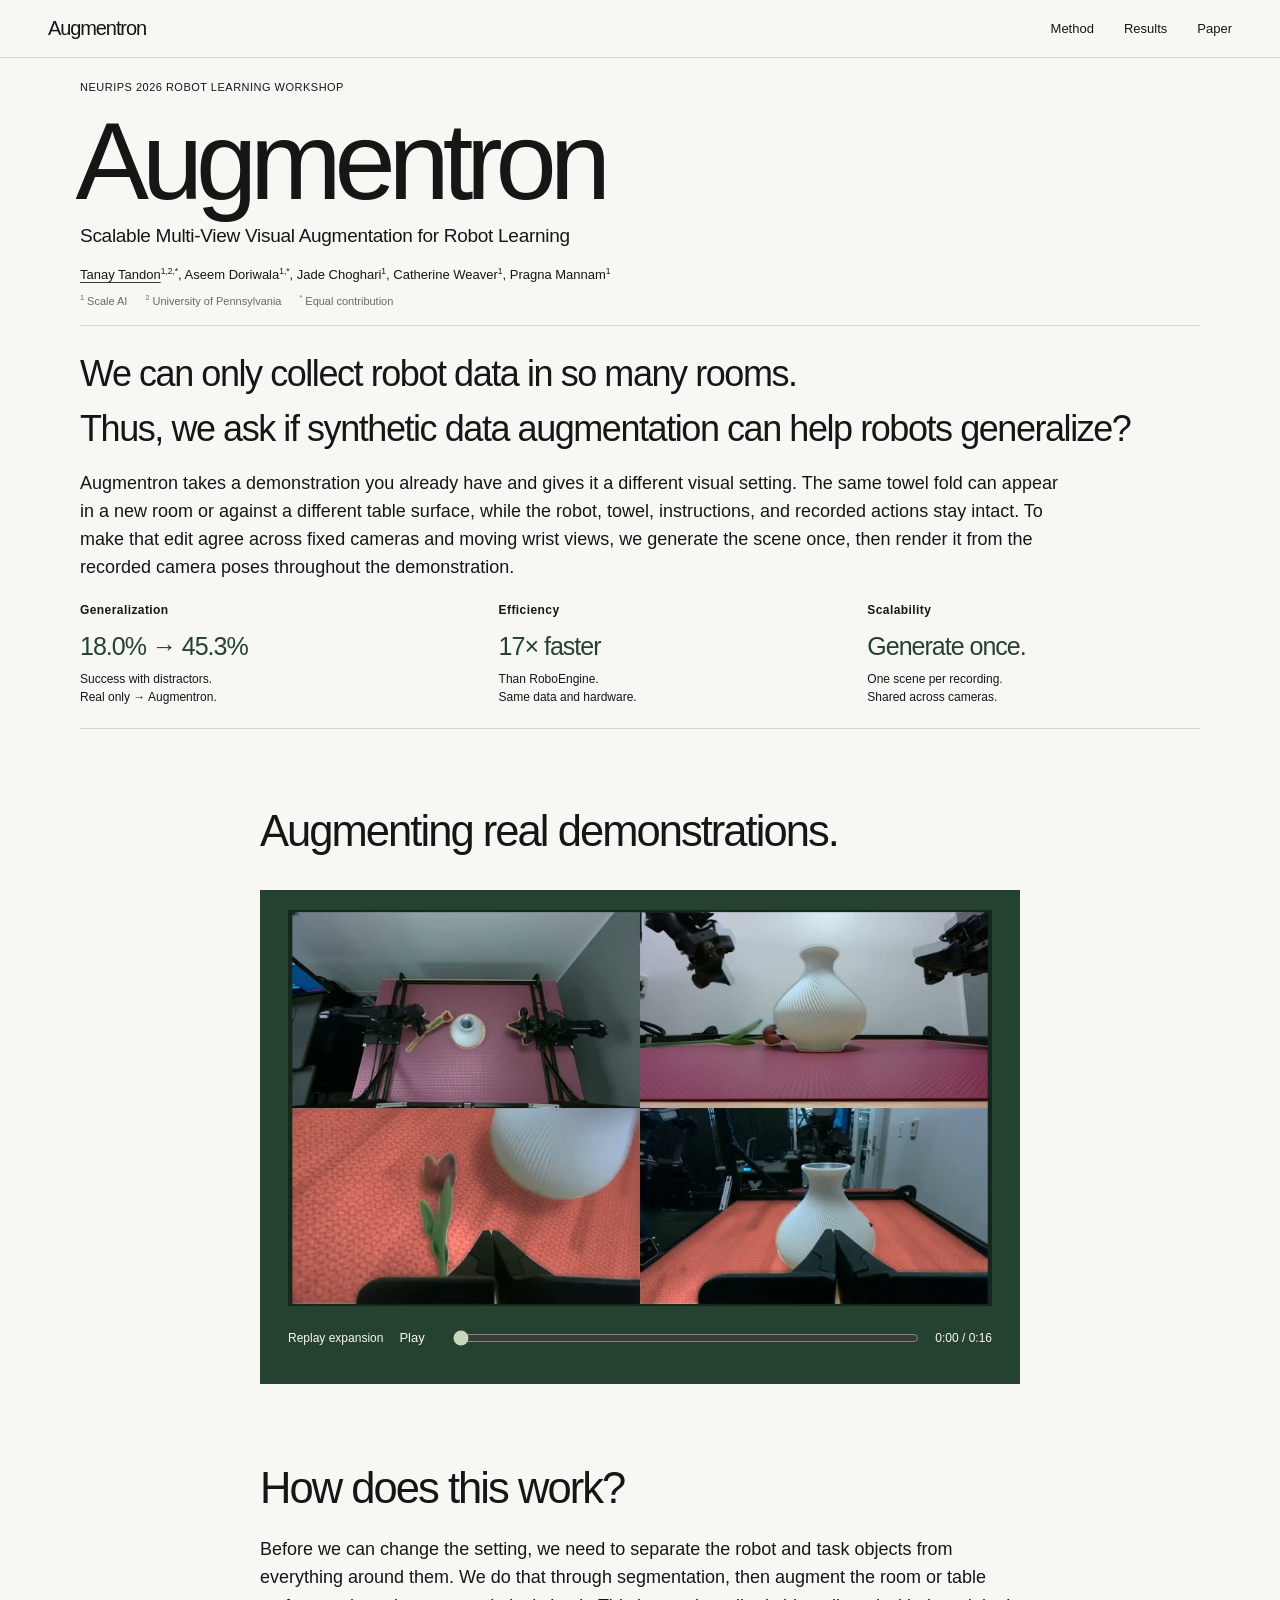
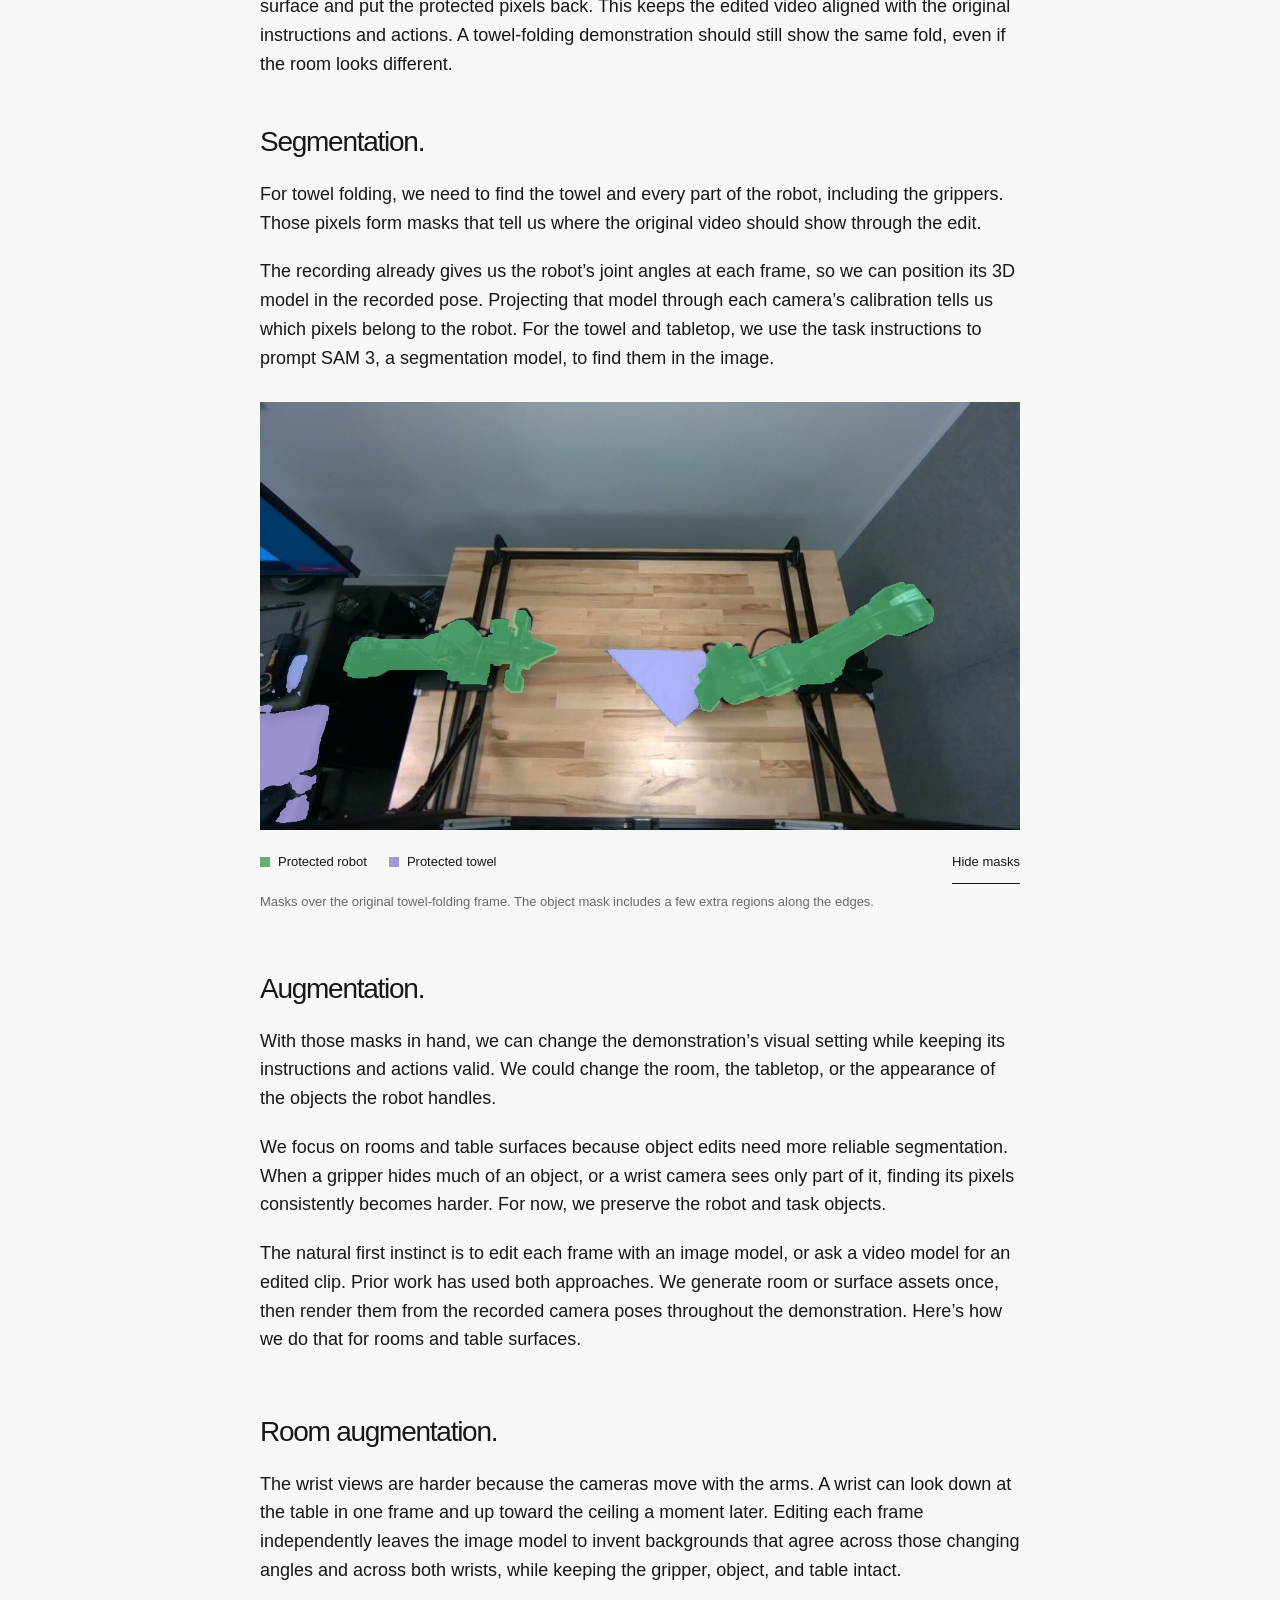
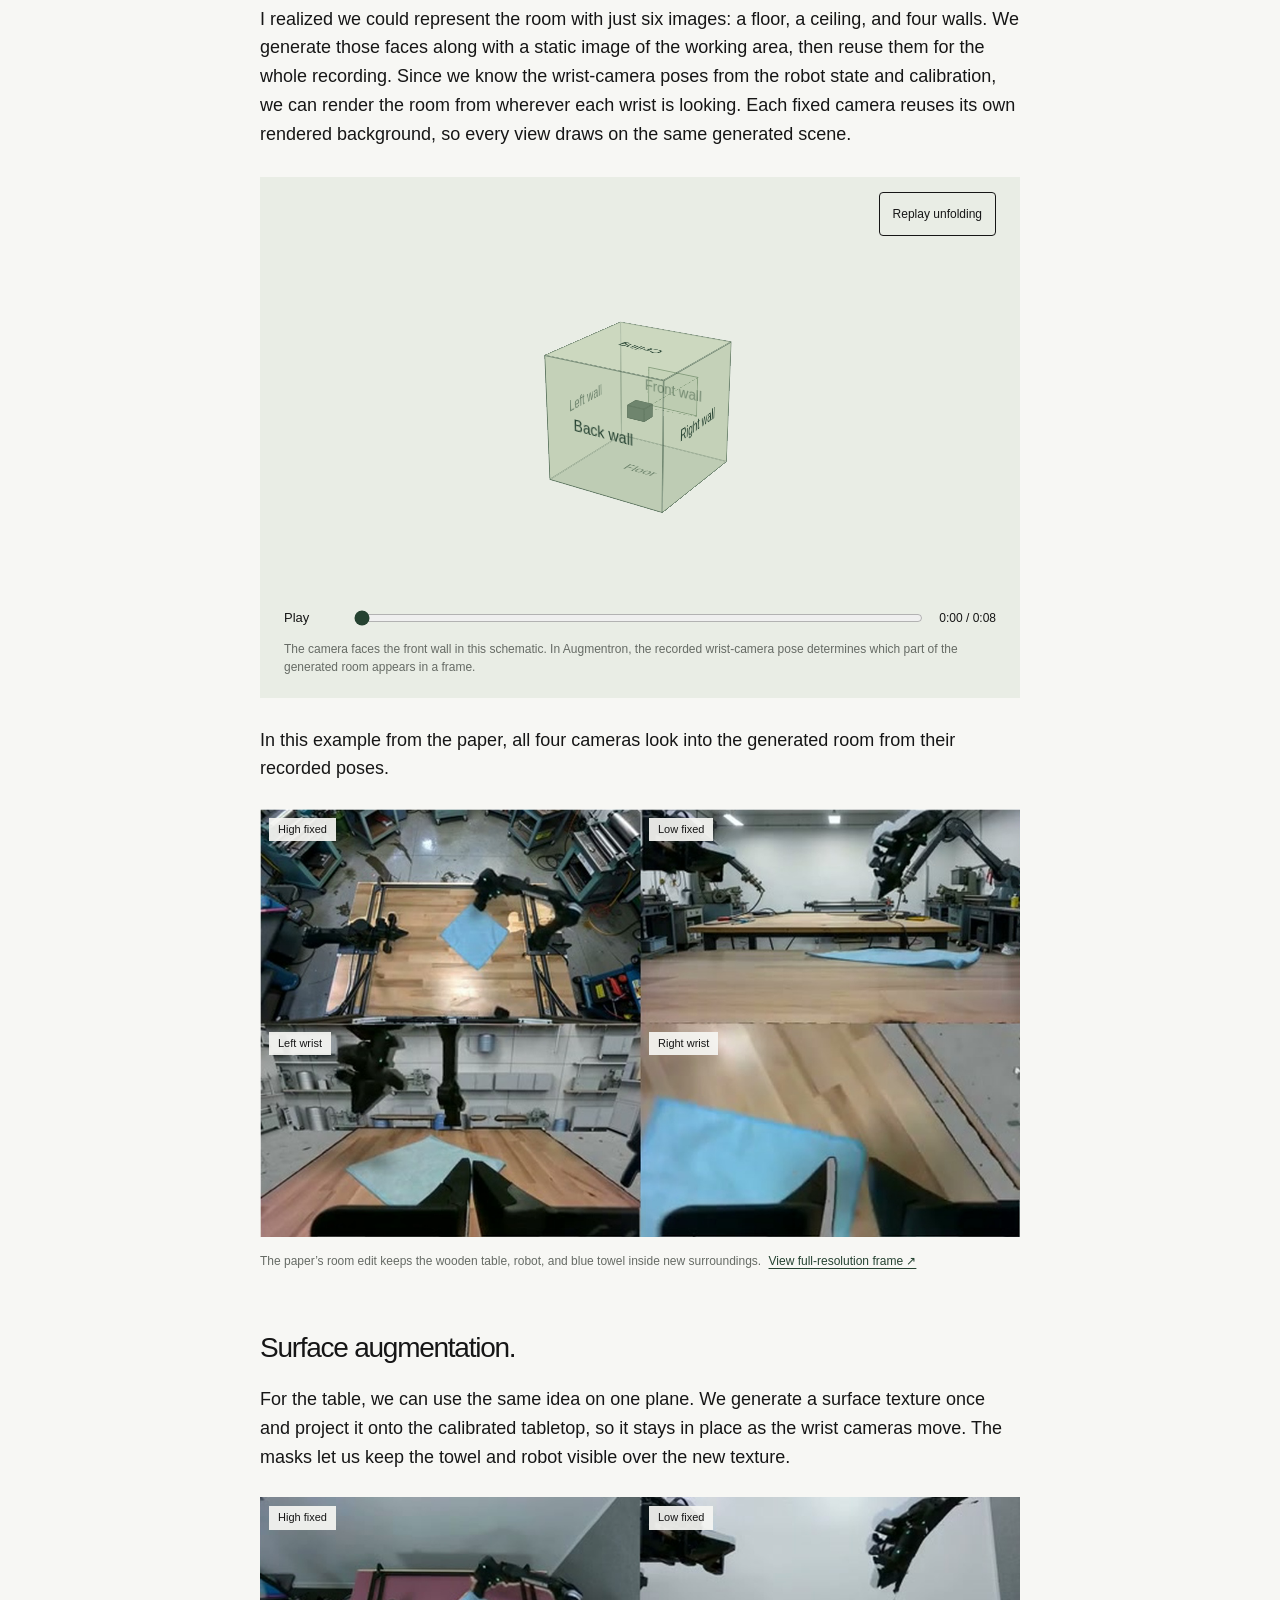
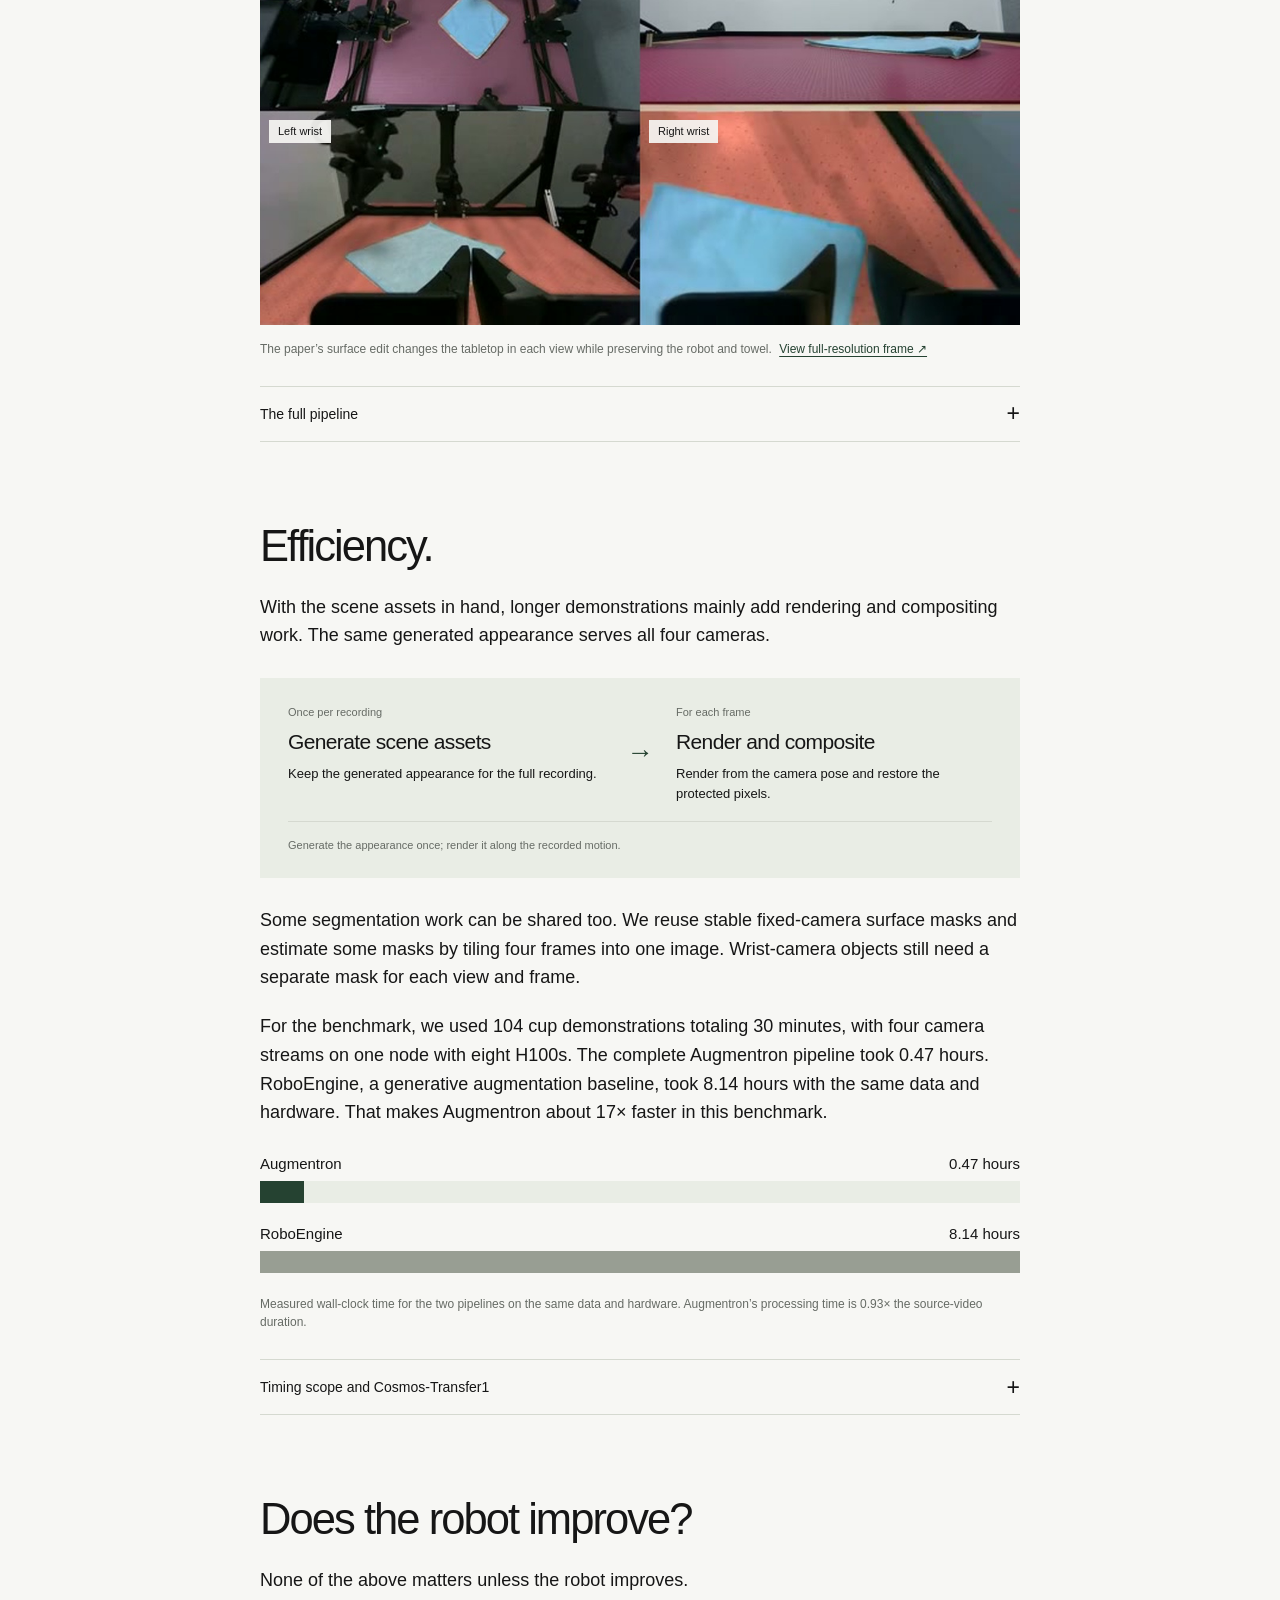
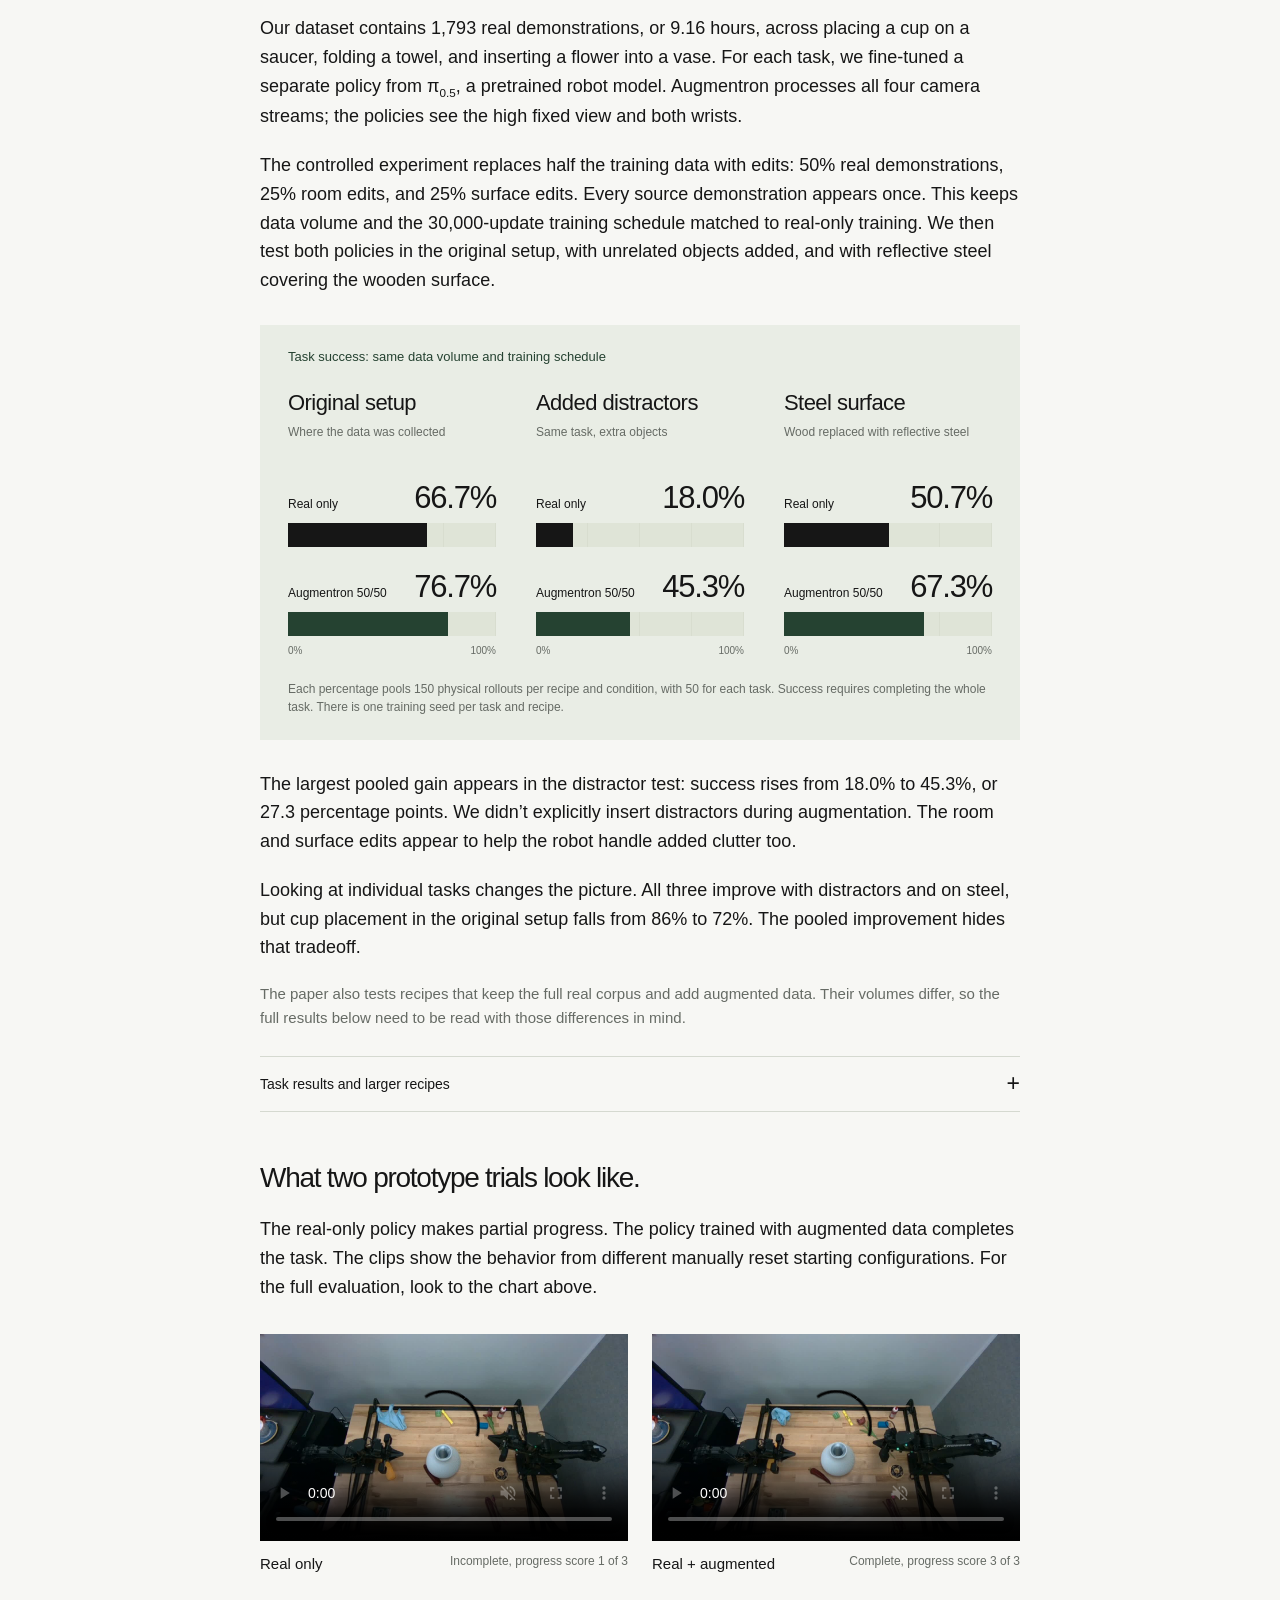
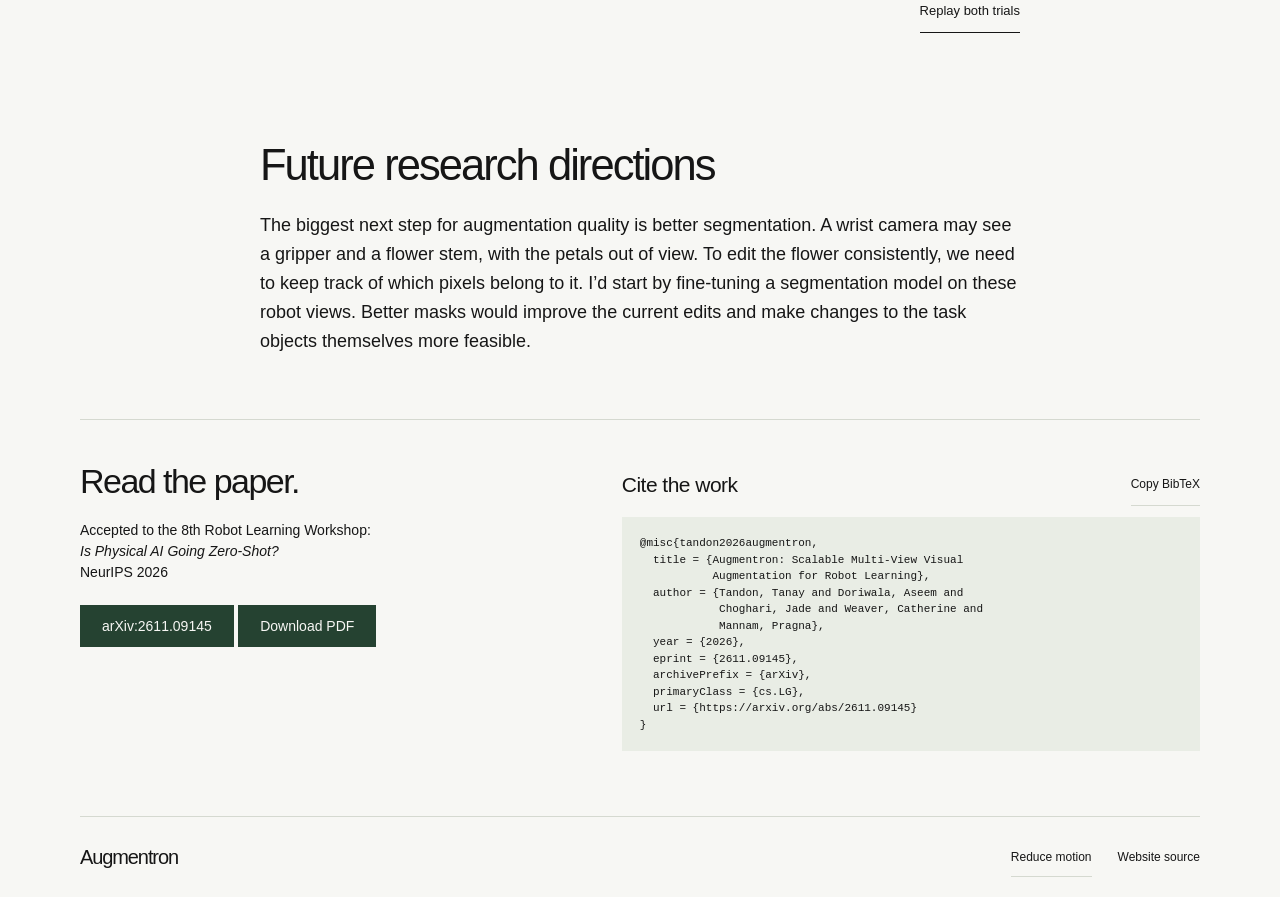
<file: index.html>
<!doctype html>
<html lang="en">
<head>
  <meta charset="utf-8">
  <meta name="viewport" content="width=device-width, initial-scale=1">
  <meta name="description" content="We can only collect robot data in so many rooms. Augmentron generates reusable scenes for multi-view robot demonstrations. Accepted to the NeurIPS 2026 Robot Learning Workshop.">
  <meta name="theme-color" content="#254231">
  <meta property="og:title" content="Augmentron: Scalable Multi-View Visual Augmentation for Robot Learning">
  <meta property="og:description" content="One recorded motion. More rooms to learn from. Reusable scene generation for robot learning.">
  <meta property="og:image" content="https://augmentron.tanaytandon.com/assets/images/augmentron-social-footer.png">
  <meta property="og:url" content="https://augmentron.tanaytandon.com/">
  <meta property="og:type" content="article">
  <meta property="og:image:type" content="image/png">
  <meta property="og:image:width" content="1200">
  <meta property="og:image:height" content="630">
  <meta property="og:image:alt" content="Augmentron: Scalable Multi-View Visual Augmentation for Robot Learning. Internship project at Scale AI.">
  <meta name="twitter:card" content="summary_large_image">
  <meta name="twitter:title" content="Augmentron: Scalable Multi-View Visual Augmentation for Robot Learning">
  <meta name="twitter:description" content="One recorded motion. More rooms to learn from. Reusable scene generation for robot learning.">
  <meta name="twitter:image" content="https://augmentron.tanaytandon.com/assets/images/augmentron-social-footer.png">
  <meta name="twitter:image:alt" content="Augmentron: Scalable Multi-View Visual Augmentation for Robot Learning. Internship project at Scale AI.">
  <link rel="canonical" href="https://augmentron.tanaytandon.com/">
  <meta name="citation_title" content="Augmentron: Scalable Multi-View Visual Augmentation for Robot Learning">
  <meta name="citation_author" content="Tanay Tandon">
  <meta name="citation_author" content="Aseem Doriwala">
  <meta name="citation_author" content="Jade Choghari">
  <meta name="citation_author" content="Catherine Weaver">
  <meta name="citation_author" content="Pragna Mannam">
  <meta name="citation_publication_date" content="2026">
  <meta name="citation_arxiv_id" content="2611.09145">
  <meta name="citation_pdf_url" content="https://arxiv.org/pdf/2611.09145">
  <title>Augmentron | Multi-View Visual Augmentation for Robot Learning</title>
  <link rel="icon" type="image/svg+xml" href="assets/favicon.svg">
  <link rel="stylesheet" href="styles.css?v=cf109e89f4b2">
</head>
<body>
<a class="skip-link" href="#main">Skip to content</a>
<header class="site-header"><a class="wordmark" href="#main">Augmentron</a><nav aria-label="Main navigation"><a href="#method">Method</a><a href="#results">Results</a><a href="https://arxiv.org/abs/2611.09145" target="_blank" rel="noopener">Paper</a></nav><div class="reading-progress" aria-hidden="true"></div></header>
<main id="main">
<header class="hero wrap">
<p class="eyebrow">NeurIPS 2026 Robot Learning Workshop</p>
<h1>Augmentron</h1>
<p class="paper-title">Scalable Multi-View Visual Augmentation for Robot Learning</p>
<div class="author-block"><p><a class="author-link" href="https://tanaytandon.com/">Tanay Tandon</a><sup>1,2,*</sup>, Aseem Doriwala<sup>1,*</sup>, Jade Choghari<sup>1</sup>, Catherine Weaver<sup>1</sup>, Pragna Mannam<sup>1</sup></p><p class="affiliations"><span><sup>1</sup> Scale AI</span><span><sup>2</sup> University of Pennsylvania</span><span><sup>*</sup> Equal contribution</span></p></div>

<div class="opening"><h2>We can only collect robot data in so many rooms.</h2><p class="opening-question">Thus, we ask if synthetic data augmentation can help robots generalize?</p><p class="opening-description">Augmentron takes a demonstration you already have and gives it a different visual setting. The same towel fold can appear in a new room or against a different table surface, while the robot, towel, instructions, and recorded actions stay intact. To make that edit agree across fixed cameras and moving wrist views, we generate the scene once, then render it from the recorded camera poses throughout the demonstration.</p></div>
<div class="headline-results"><p><span class="takeaway-label">Generalization</span><strong>18.0% → 45.3%</strong><span>Success with distractors.<br>Real only → Augmentron.</span></p><p><span class="takeaway-label">Efficiency</span><strong>17× faster</strong><span>Than RoboEngine.<br>Same data and hardware.</span></p><p><span class="takeaway-label">Scalability</span><strong>Generate once.</strong><span>One scene per recording.<br>Shared across cameras.</span></p></div>
</header>

<article>
<section class="article-section wrap" id="scenes"><div class="prose"><h2>Augmenting real demonstrations.</h2></div>
<figure class="expansion-figure"><div class="expansion-stage" id="expansion-stage"><img id="expansion-static" src="assets/images/expansion-wall.jpg" width="1280" height="720" loading="lazy" alt="49 augmented demonstrations, each with four camera views" hidden><video id="expansion-video" muted playsinline loop controls preload="none" poster="assets/images/expansion-poster.jpg" src="assets/videos/expansion.mp4" aria-label="Four-camera recordings expand into a wall of augmented demonstrations"></video><div class="expansion-end-popup" id="expansion-end-popup" aria-hidden="true"><div class="wall-proof-views"><strong>Multi-view <em>consistent</em></strong></div><span class="wall-proof-divider" aria-hidden="true"></span><div class="wall-proof-runtime"><strong>1×</strong><span>GPU-hours / video-hour</span></div></div></div><div class="animation-controls"><button type="button" id="expansion-replay">Replay expansion</button><button type="button" id="expansion-play" aria-label="Play expansion">Play</button><input id="expansion-progress" type="range" min="0" max="16" step="any" value="0" aria-label="Expansion timeline"><span id="expansion-time" class="animation-time">0:00 / 0:16</span></div></figure>
</section>

<section class="article-section wrap" id="method"><div class="prose"><h2>How does this work?</h2><p>Before we can change the setting, we need to separate the robot and task objects from everything around them. We do that through segmentation, then augment the room or table surface and put the protected pixels back. This keeps the edited video aligned with the original instructions and actions. A towel-folding demonstration should still show the same fold, even if the room looks different.</p><h3 class="method-subtitle">Segmentation.</h3><p>For towel folding, we need to find the towel and every part of the robot, including the grippers. Those pixels form masks that tell us where the original video should show through the edit.</p><p>The recording already gives us the robot’s joint angles at each frame, so we can position its 3D model in the recorded pose. Projecting that model through each camera’s calibration tells us which pixels belong to the robot. For the towel and tabletop, we use the task instructions to prompt SAM 3, a segmentation model, to find them in the image.</p></div>
<figure class="mask-figure"><div class="mask-image"><img src="assets/images/method/original-towel-high.jpg" width="1280" height="720" loading="lazy" alt="Original towel-folding recording: a blue triangular towel on a wooden table between two robot arms"><div class="mask-overlay" id="mask-overlay" aria-hidden="true"><img class="protected-robot" src="assets/images/method/towel-578-frame-336-robot-overlay.png" width="1280" height="720" loading="lazy" alt=""><img class="protected-object" src="assets/images/method/towel-578-frame-336-task-object-overlay.png" width="1280" height="720" loading="lazy" alt=""></div></div><div class="mask-caption"><div class="mask-legend"><span><i class="robot-swatch"></i>Protected robot</span><span><i class="object-swatch"></i>Protected towel</span></div><button type="button" id="mask-toggle" aria-pressed="true">Hide masks</button></div><figcaption>Masks over the original towel-folding frame. The object mask includes a few extra regions along the edges.</figcaption></figure>
<div class="prose method-bridge" id="augmentation"><h3>Augmentation.</h3><p>With those masks in hand, we can change the demonstration’s visual setting while keeping its instructions and actions valid. We could change the room, the tabletop, or the appearance of the objects the robot handles.</p><p>We focus on rooms and table surfaces because object edits need more reliable segmentation. When a gripper hides much of an object, or a wrist camera sees only part of it, finding its pixels consistently becomes harder. For now, we preserve the robot and task objects.</p><p>The natural first instinct is to edit each frame with an image model, or ask a video model for an edited clip. Prior work has used both approaches. We generate room or surface assets once, then render them from the recorded camera poses throughout the demonstration. Here’s how we do that for rooms and table surfaces.</p></div>
<div class="prose method-bridge"><h3>Room augmentation.</h3><p>The wrist views are harder because the cameras move with the arms. A wrist can look down at the table in one frame and up toward the ceiling a moment later. Editing each frame independently leaves the image model to invent backgrounds that agree across those changing angles and across both wrists, while keeping the gripper, object, and table intact.</p><p>I realized we could represent the room with just six images: a floor, a ceiling, and four walls. We generate those faces along with a static image of the working area, then reuse them for the whole recording. Since we know the wrist-camera poses from the robot state and calibration, we can render the room from wherever each wrist is looking. Each fixed camera reuses its own rendered background, so every view draws on the same generated scene.</p></div>
<figure class="room-visual"><div class="figure-heading"><button type="button" id="room-replay">Replay unfolding</button></div><div class="room-stage" id="room-stage"><div class="room-cube"><div class="room-face front" data-face="front" aria-label="Front wall"><span class="face-label inside" aria-hidden="true">Front wall</span><span class="face-label outside" aria-hidden="true">Front wall</span></div><div class="room-hinge right"><div class="room-face right" data-face="right" aria-label="Right wall"><span class="face-label inside" aria-hidden="true">Right wall</span><span class="face-label outside" aria-hidden="true">Right wall</span></div><div class="room-hinge back"><div class="room-face back" data-face="back" aria-label="Back wall"><span class="face-label inside" aria-hidden="true">Back wall</span><span class="face-label outside" aria-hidden="true">Back wall</span></div></div></div><div class="room-hinge left"><div class="room-face left" data-face="left" aria-label="Left wall"><span class="face-label inside" aria-hidden="true">Left wall</span><span class="face-label outside" aria-hidden="true">Left wall</span></div></div><div class="room-hinge top"><div class="room-face top" data-face="top" aria-label="Ceiling"><span class="face-label inside" aria-hidden="true">Ceiling</span><span class="face-label outside" aria-hidden="true">Ceiling</span></div></div><div class="room-hinge bottom"><div class="room-face bottom" data-face="bottom" aria-label="Floor"><span class="face-label inside" aria-hidden="true">Floor</span><span class="face-label outside" aria-hidden="true">Floor</span></div></div><div class="room-camera" role="img" aria-label="Camera facing the front wall"><i class="camera-body front" aria-hidden="true"></i><i class="camera-body back" aria-hidden="true"></i><i class="camera-body left" aria-hidden="true"></i><i class="camera-body right" aria-hidden="true"></i><i class="camera-body top" aria-hidden="true"></i><i class="camera-body bottom" aria-hidden="true"></i><i class="camera-lens" aria-hidden="true"></i><i class="camera-view" aria-hidden="true"></i><i class="camera-ray" aria-hidden="true" style="width:64.75337829px;transform:translateZ(-12px) rotateZ(-143.74616226deg) rotateY(54.93393278deg)"></i><i class="camera-ray" aria-hidden="true" style="width:64.75337829px;transform:translateZ(-12px) rotateZ(143.74616226deg) rotateY(54.93393278deg)"></i><i class="camera-ray" aria-hidden="true" style="width:64.75337829px;transform:translateZ(-12px) rotateZ(-36.25383774deg) rotateY(54.93393278deg)"></i><i class="camera-ray" aria-hidden="true" style="width:64.75337829px;transform:translateZ(-12px) rotateZ(36.25383774deg) rotateY(54.93393278deg)"></i></div></div></div><div class="animation-controls"><button type="button" id="room-play" aria-label="Play unfolding">Play</button><input id="room-progress" type="range" min="0" max="8" step="0.05" value="0" aria-label="Unfolding timeline"><span id="room-time" class="animation-time">0:00 / 0:08</span></div><figcaption>The camera faces the front wall in this schematic. In Augmentron, the recorded wrist-camera pose determines which part of the generated room appears in a frame.</figcaption></figure>
<div class="prose example-bridge"><p>In this example from the paper, all four cameras look into the generated room from their recorded poses.</p></div><figure class="method-example"><div class="camera-example"><img src="assets/images/method/paper-environment-four-views.png" width="1280" height="720" loading="lazy" alt="Room augmentation in four cameras: the wooden table, blue towel and robot are retained inside an edited industrial room."><span class="camera-label high-fixed">High fixed</span><span class="camera-label low-fixed">Low fixed</span><span class="camera-label left-wrist">Left wrist</span><span class="camera-label right-wrist">Right wrist</span></div><figcaption>The paper’s room edit keeps the wooden table, robot, and blue towel inside new surroundings. <a href="assets/images/method/paper-environment-four-views.png" target="_blank" rel="noopener">View full-resolution frame ↗</a></figcaption></figure>
<div class="prose method-bridge"><h3>Surface augmentation.</h3><p>For the table, we can use the same idea on one plane. We generate a surface texture once and project it onto the calibrated tabletop, so it stays in place as the wrist cameras move. The masks let us keep the towel and robot visible over the new texture.</p></div>
<figure class="method-example"><div class="camera-example"><img src="assets/images/method/paper-surface-four-views.png" width="1280" height="720" loading="lazy" alt="Table augmentation in four cameras: purple and reddish table surfaces surround the preserved blue towel and robot."><span class="camera-label high-fixed">High fixed</span><span class="camera-label low-fixed">Low fixed</span><span class="camera-label left-wrist">Left wrist</span><span class="camera-label right-wrist">Right wrist</span></div><figcaption>The paper’s surface edit changes the tabletop in each view while preserving the robot and towel. <a href="assets/images/method/paper-surface-four-views.png" target="_blank" rel="noopener">View full-resolution frame ↗</a></figcaption></figure>
<details class="pipeline-details"><summary>The full pipeline</summary><p>Robot-mesh projections and SAM 3 segmentation identify the protected foreground. To recover the static scene, we exclude those pixels from sampled frames and take the median at each image location. This reference guides FLUX.2-klein-4B, which generates a working-area image and a six-image cubemap. We render these assets through the recorded camera poses and composite the original foreground over them.</p><img src="assets/images/pipeline.png" width="1800" height="773" loading="lazy" alt="Pipeline: robot geometry and annotations produce masks; reference images guide scene generation; rendering and compositing produce room and surface augmentations"></details>
</section>

<section class="article-section wrap" id="runtime"><div class="prose"><h2>Efficiency.</h2><p>With the scene assets in hand, longer demonstrations mainly add rendering and compositing work. The same generated appearance serves all four cameras.</p></div>
<figure class="reuse-summary"><div><span>Once per recording</span><strong>Generate scene assets</strong><p>Keep the generated appearance for the full recording.</p></div><span class="reuse-arrow" aria-hidden="true">→</span><div><span>For each frame</span><strong>Render and composite</strong><p>Render from the camera pose and restore the protected pixels.</p></div><figcaption>Generate the appearance once; render it along the recorded motion.</figcaption></figure><div class="prose"><p>Some segmentation work can be shared too. We reuse stable fixed-camera surface masks and estimate some masks by tiling four frames into one image. Wrist-camera objects still need a separate mask for each view and frame.</p><p>For the benchmark, we used 104 cup demonstrations totaling 30 minutes, with four camera streams on one node with eight H100s. The complete Augmentron pipeline took 0.47 hours. RoboEngine, a generative augmentation baseline, took 8.14 hours with the same data and hardware. That makes Augmentron about 17× faster in this benchmark.</p></div>
<figure class="runtime-figure"><div class="runtime-row"><div><strong>Augmentron</strong><span>0.47 hours</span></div><div class="runtime-track"><span style="width:5.77%"></span></div></div><div class="runtime-row baseline"><div><strong>RoboEngine</strong><span>8.14 hours</span></div><div class="runtime-track"><span style="width:100%"></span></div></div><figcaption>Measured wall-clock time for the two pipelines on the same data and hardware. Augmentron’s processing time is 0.93× the source-video duration.</figcaption></figure>
<details class="timing-details"><summary>Timing scope and Cosmos-Transfer1</summary><p>The clock starts with cold model construction and stops after the local output audit. Queueing, container-image retrieval, credential and GPU gates, artifact staging, inter-boot delays, and publication fall outside this measurement.</p><p>A single-view Cosmos-Transfer1 run took 10.31 hours. Extrapolating its per-view stages gives 23.79 hours for four views. The paper reports that estimate separately from the measured runs.</p></details>
</section>

<section class="article-section wrap" id="results"><div class="prose"><h2>Does the robot improve?</h2><p>None of the above matters unless the robot improves.</p><p>Our dataset contains 1,793 real demonstrations, or 9.16 hours, across placing a cup on a saucer, folding a towel, and inserting a flower into a vase. For each task, we fine-tuned a separate policy from π<sub>0.5</sub>, a pretrained robot model. Augmentron processes all four camera streams; the policies see the high fixed view and both wrists.</p><p>The controlled experiment replaces half the training data with edits: 50% real demonstrations, 25% room edits, and 25% surface edits. Every source demonstration appears once. This keeps data volume and the 30,000-update training schedule matched to real-only training. We then test both policies in the original setup, with unrelated objects added, and with reflective steel covering the wooden surface.</p></div>
<figure class="success-figure"><div class="figure-heading"><span>Task success: same data volume and training schedule</span></div><div class="success-groups"><div class="condition-group"><h4>Original setup</h4><p>Where the data was collected</p><div class="result-line"><div><span>Real only</span><strong>66.7%</strong></div><div class="bar-track"><span style="width:66.7%"></span></div></div><div class="result-line augmented"><div><span>Augmentron 50/50</span><strong>76.7%</strong></div><div class="bar-track"><span style="width:76.7%"></span></div></div><div class="chart-axis" aria-hidden="true"><span>0%</span><span>100%</span></div></div><div class="condition-group"><h4>Added distractors</h4><p>Same task, extra objects</p><div class="result-line"><div><span>Real only</span><strong>18.0%</strong></div><div class="bar-track"><span style="width:18.0%"></span></div></div><div class="result-line augmented"><div><span>Augmentron 50/50</span><strong>45.3%</strong></div><div class="bar-track"><span style="width:45.3%"></span></div></div><div class="chart-axis" aria-hidden="true"><span>0%</span><span>100%</span></div></div><div class="condition-group"><h4>Steel surface</h4><p>Wood replaced with reflective steel</p><div class="result-line"><div><span>Real only</span><strong>50.7%</strong></div><div class="bar-track"><span style="width:50.7%"></span></div></div><div class="result-line augmented"><div><span>Augmentron 50/50</span><strong>67.3%</strong></div><div class="bar-track"><span style="width:67.3%"></span></div></div><div class="chart-axis" aria-hidden="true"><span>0%</span><span>100%</span></div></div></div><figcaption>Each percentage pools 150 physical rollouts per recipe and condition, with 50 for each task. Success requires completing the whole task. There is one training seed per task and recipe.</figcaption></figure>
<div class="prose"><p>The largest pooled gain appears in the distractor test: success rises from <strong>18.0% to 45.3%</strong>, or 27.3 percentage points. We didn’t explicitly insert distractors during augmentation. The room and surface edits appear to help the robot handle added clutter too.</p><p>Looking at individual tasks changes the picture. All three improve with distractors and on steel, but cup placement in the original setup falls from 86% to 72%. The pooled improvement hides that tradeoff.</p><p class="detail-pointer">The paper also tests recipes that keep the full real corpus and add augmented data. Their volumes differ, so the full results below need to be read with those differences in mind.</p></div>
<details class="full-results"><summary>Task results and larger recipes</summary><div class="comparison-notes"><p><strong>Same volume.</strong> Real only and Augmentron 50/50 use 1× data volume and the same 30k-update schedule. For 50/50, disjoint source-episode halves supply the real and edited data, keeping every demonstration represented once.</p><p><strong>Larger recipes.</strong> At 45k updates, Augmentron uses 3× data volume, while RoboEngine and Masked Noise each use 2×. RoboEngine generates visual edits. Masked Noise applies static, pixelation, blur, blackout, or color jitter outside protected regions. These runs compare complete recipes; they leave the effects of data volume and individual pipeline components unresolved.</p><p><strong>Exploratory checkpoint.</strong> The 30k Augmentron 33/67 checkpoint belongs to a run scheduled for 45k updates. It raises pooled distractor success from 45.3% to 50.7% relative to 50/50 at 30k, while success falls in the original setup and on steel. With both data volume and the decay schedule changed, this comparison cannot establish a scaling trend.</p><p><strong>Cameras and trials.</strong> The pipeline processes two fixed and two wrist streams; policies observe the high fixed view and both wrists. Operators manually reset the starting configurations, which are unpaired across models. Rollout progress ranges from 0 to 3, and only 3 counts as success.</p></div><p class="table-hint">On a small screen, scroll the table sideways.</p><div class="table-scroll" tabindex="0" role="region" aria-label="Complete results table, scroll horizontally"><table><caption>Physical rollout success rates (%)</caption><thead><tr><th scope="col">Updates</th><th scope="col">Recipe</th><th scope="col">Volume</th><th scope="col">Task</th><th scope="col">Original</th><th scope="col">Distractors</th><th scope="col">Steel</th></tr></thead><tbody id="all-results-body"></tbody></table></div><a class="text-link" href="assets/results.csv" download>Download results CSV</a></details>
<div class="prose rollout-intro"><h3>What two prototype trials look like.</h3><p>The real-only policy makes partial progress. The policy trained with augmented data completes the task. The clips show the behavior from different manually reset starting configurations. For the full evaluation, look to the chart above.</p></div>
<figure class="rollout-figure"><div class="rollout-grid" id="rollouts"><div><video muted playsinline controls preload="metadata" poster="assets/images/rollout-real.jpg" src="assets/videos/vase-distractors-real-score-1.mp4" aria-label="Real-only policy trial with distractors"></video><p><strong>Real only</strong><span>Incomplete, progress score 1 of 3</span></p></div><div><video muted playsinline controls preload="metadata" poster="assets/images/rollout-augmented.jpg" src="assets/videos/vase-distractors-real-plus-augmented-score-3.mp4" aria-label="Policy trained with augmented data, trial with distractors"></video><p><strong>Real + augmented</strong><span>Complete, progress score 3 of 3</span></p></div></div><div class="rollout-actions"><button type="button" id="rollout-replay">Replay both trials</button></div></figure>
</section>

<section class="article-section wrap discussion" id="discussion"><div class="prose"><h2>Future research directions</h2><p>The biggest next step for augmentation quality is better segmentation. A wrist camera may see a gripper and a flower stem, with the petals out of view. To edit the flower consistently, we need to keep track of which pixels belong to it. I’d start by fine-tuning a segmentation model on these robot views. Better masks would improve the current edits and make changes to the task objects themselves more feasible.</p></div></section>
</article>

<section class="resources wrap" id="resources"><div class="resource-paper"><h2>Read the paper.</h2><p>Accepted to the 8th Robot Learning Workshop:<br><em>Is Physical AI Going Zero-Shot?</em><br>NeurIPS 2026</p><a class="paper-link" href="https://arxiv.org/abs/2611.09145" target="_blank" rel="noopener">arXiv:2611.09145</a> <a class="paper-link" href="https://arxiv.org/pdf/2611.09145" target="_blank" rel="noopener">Download PDF</a></div><div class="citation-block"><div class="citation-heading"><h3>Cite the work</h3><button type="button" id="copy-citation">Copy BibTeX</button></div><pre><code id="citation">@misc{tandon2026augmentron,
  title = {Augmentron: Scalable Multi-View Visual
           Augmentation for Robot Learning},
  author = {Tandon, Tanay and Doriwala, Aseem and
            Choghari, Jade and Weaver, Catherine and
            Mannam, Pragna},
  year = {2026},
  eprint = {2611.09145},
  archivePrefix = {arXiv},
  primaryClass = {cs.LG},
  url = {https://arxiv.org/abs/2611.09145}
}</code></pre><p id="citation-status" role="status"></p></div></section>
<footer class="wrap"><a class="wordmark" href="#main">Augmentron</a><div><button type="button" id="animation-toggle" aria-pressed="false">Reduce motion</button><a href="https://github.com/tanaytan/augmentron">Website source</a></div></footer>
</main><script src="site.js?v=5dd1cbc49df7"></script><script src="delight.js?v=b47e61f38214"></script>
  <!-- Cloudflare Web Analytics -->
  <script type='module' src='https://static.cloudflareinsights.com/beacon.min.js' data-cf-beacon='{"token": "338bea9114e74cd9956a6d0c95004bcd"}'></script>
  <!-- End Cloudflare Web Analytics -->
</body></html>
</file>
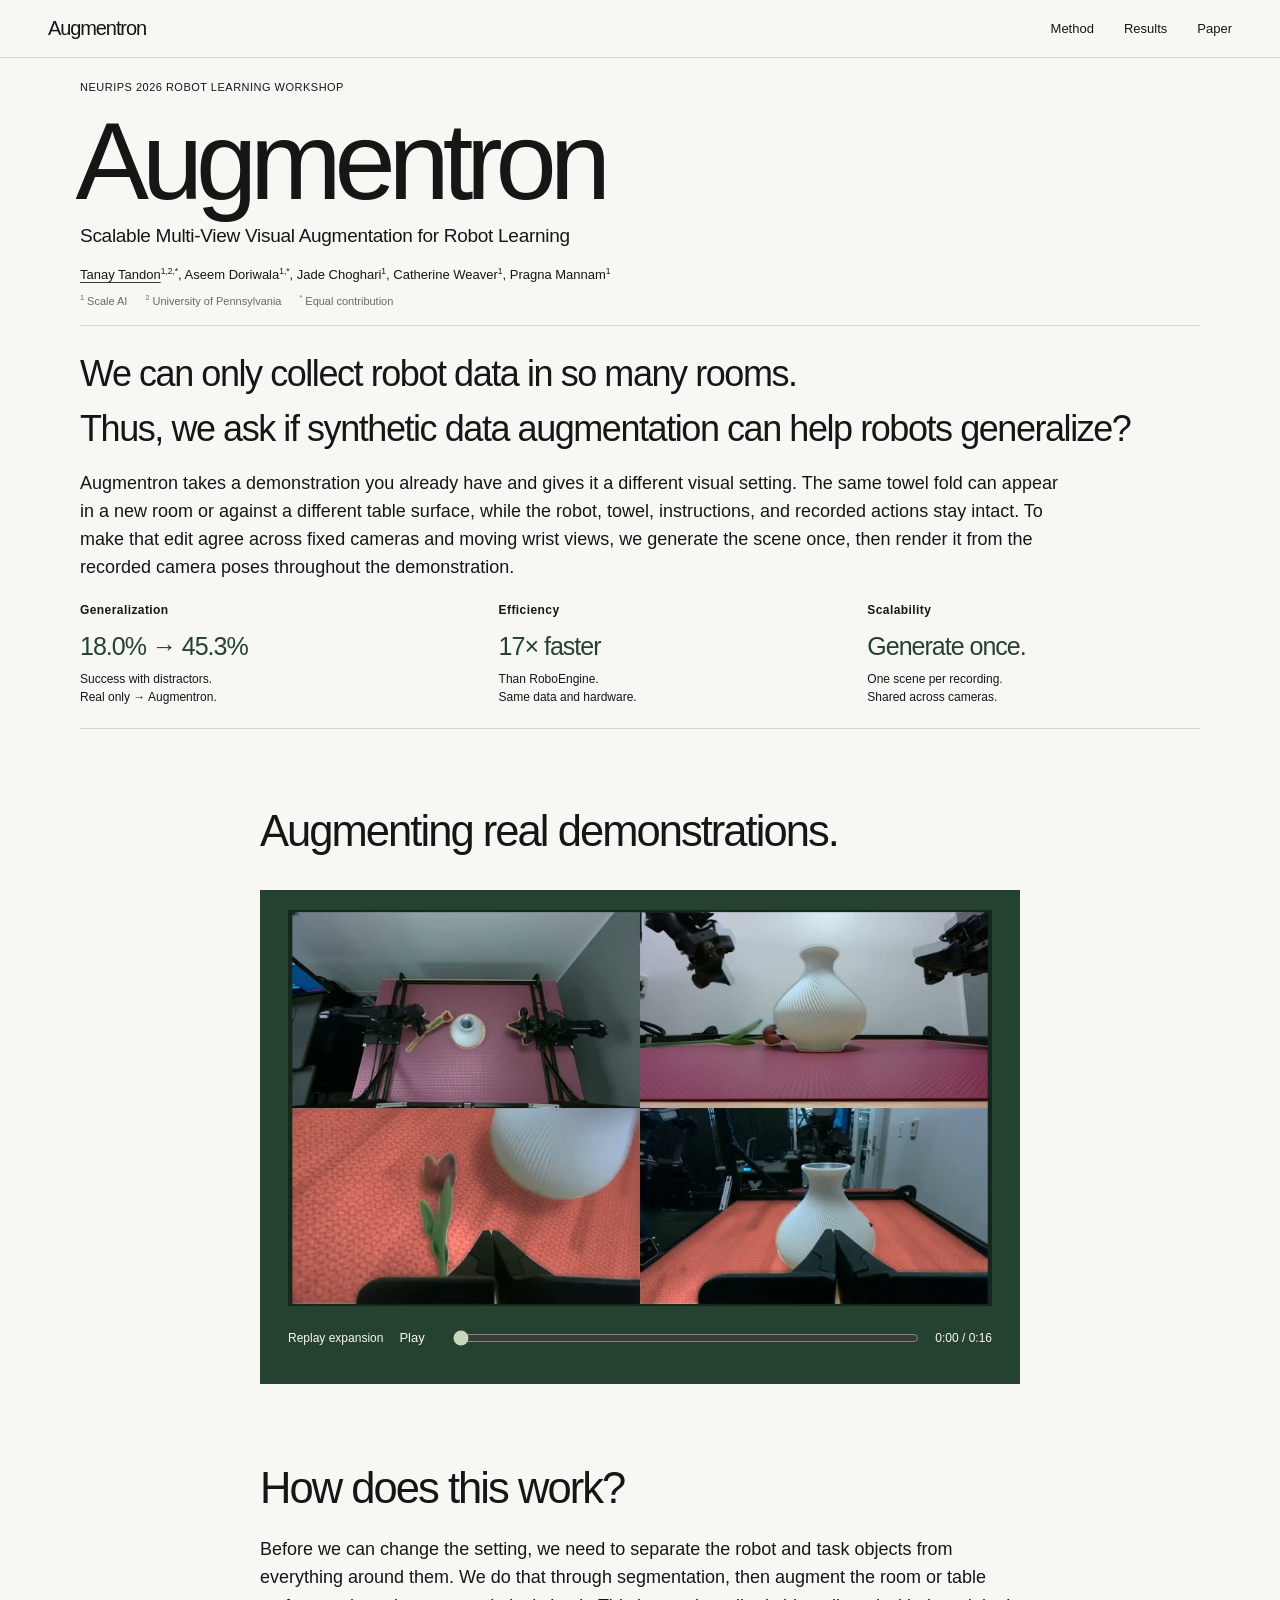
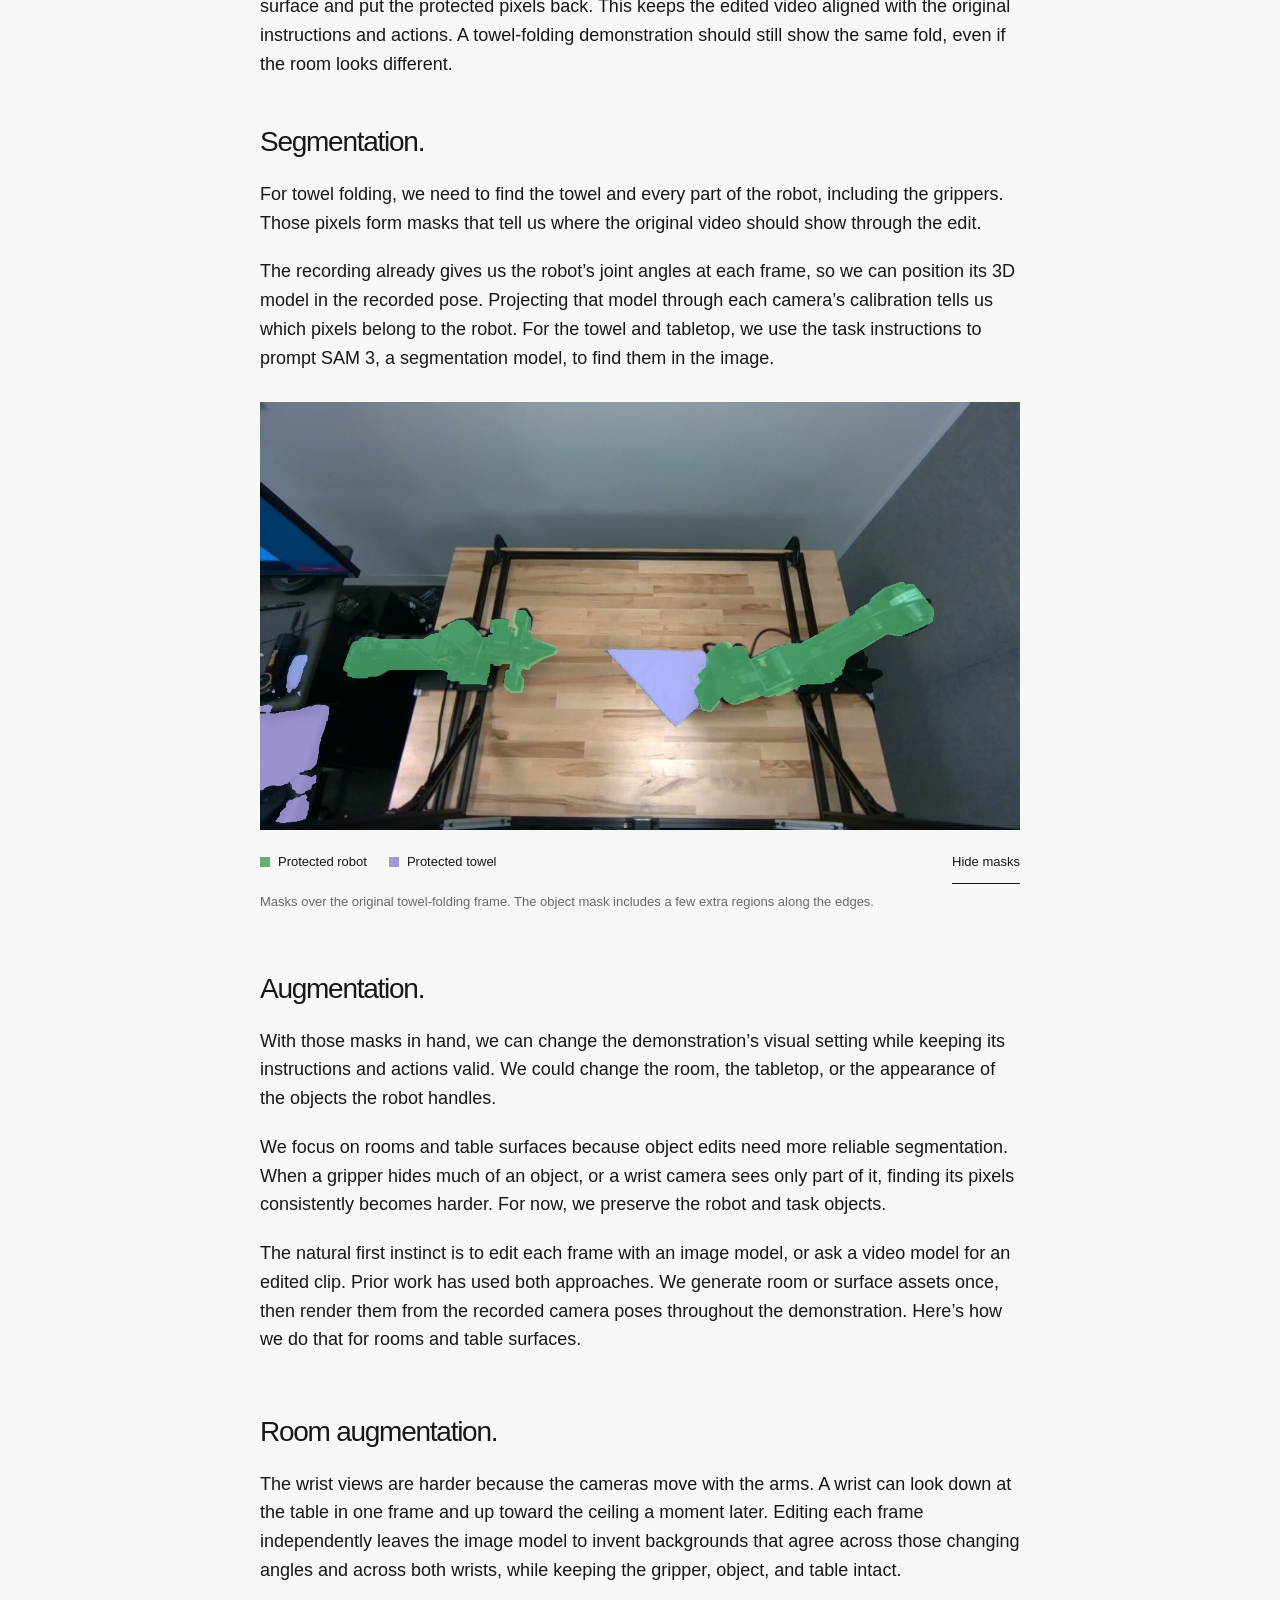
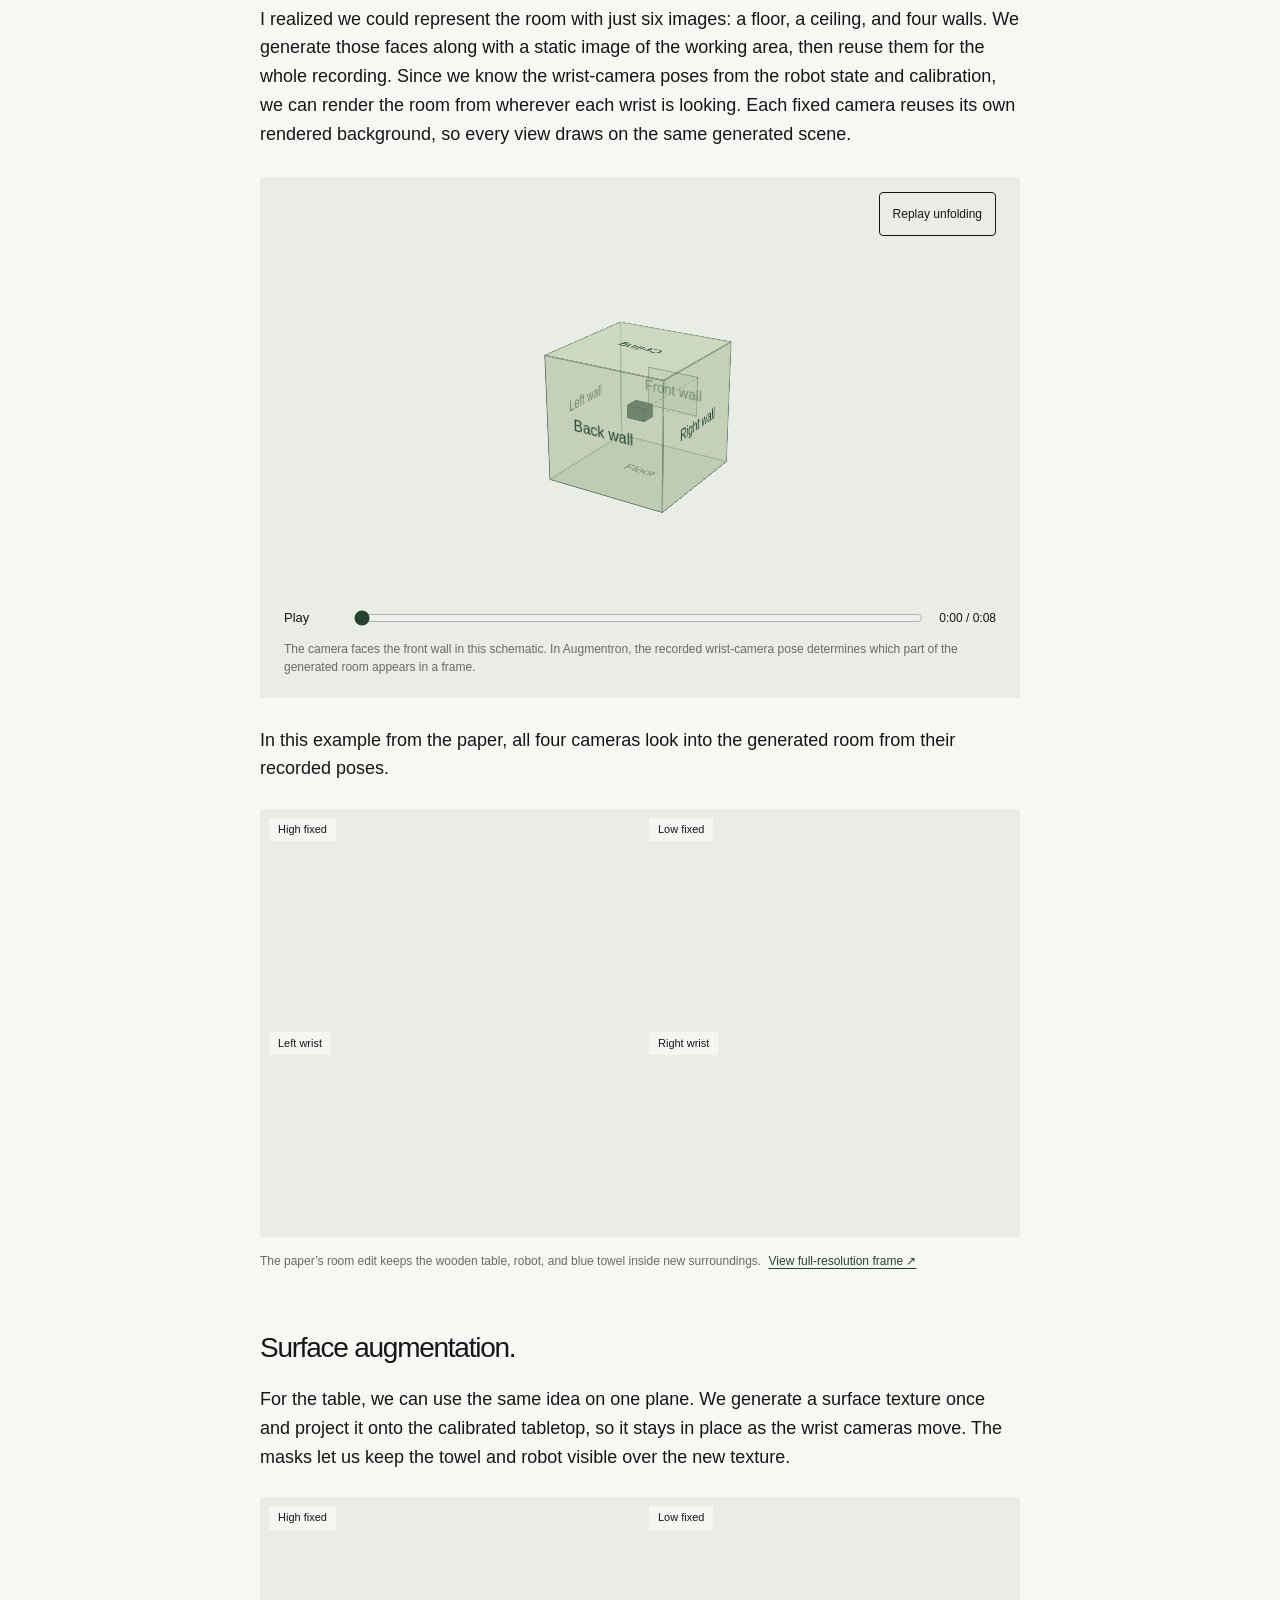
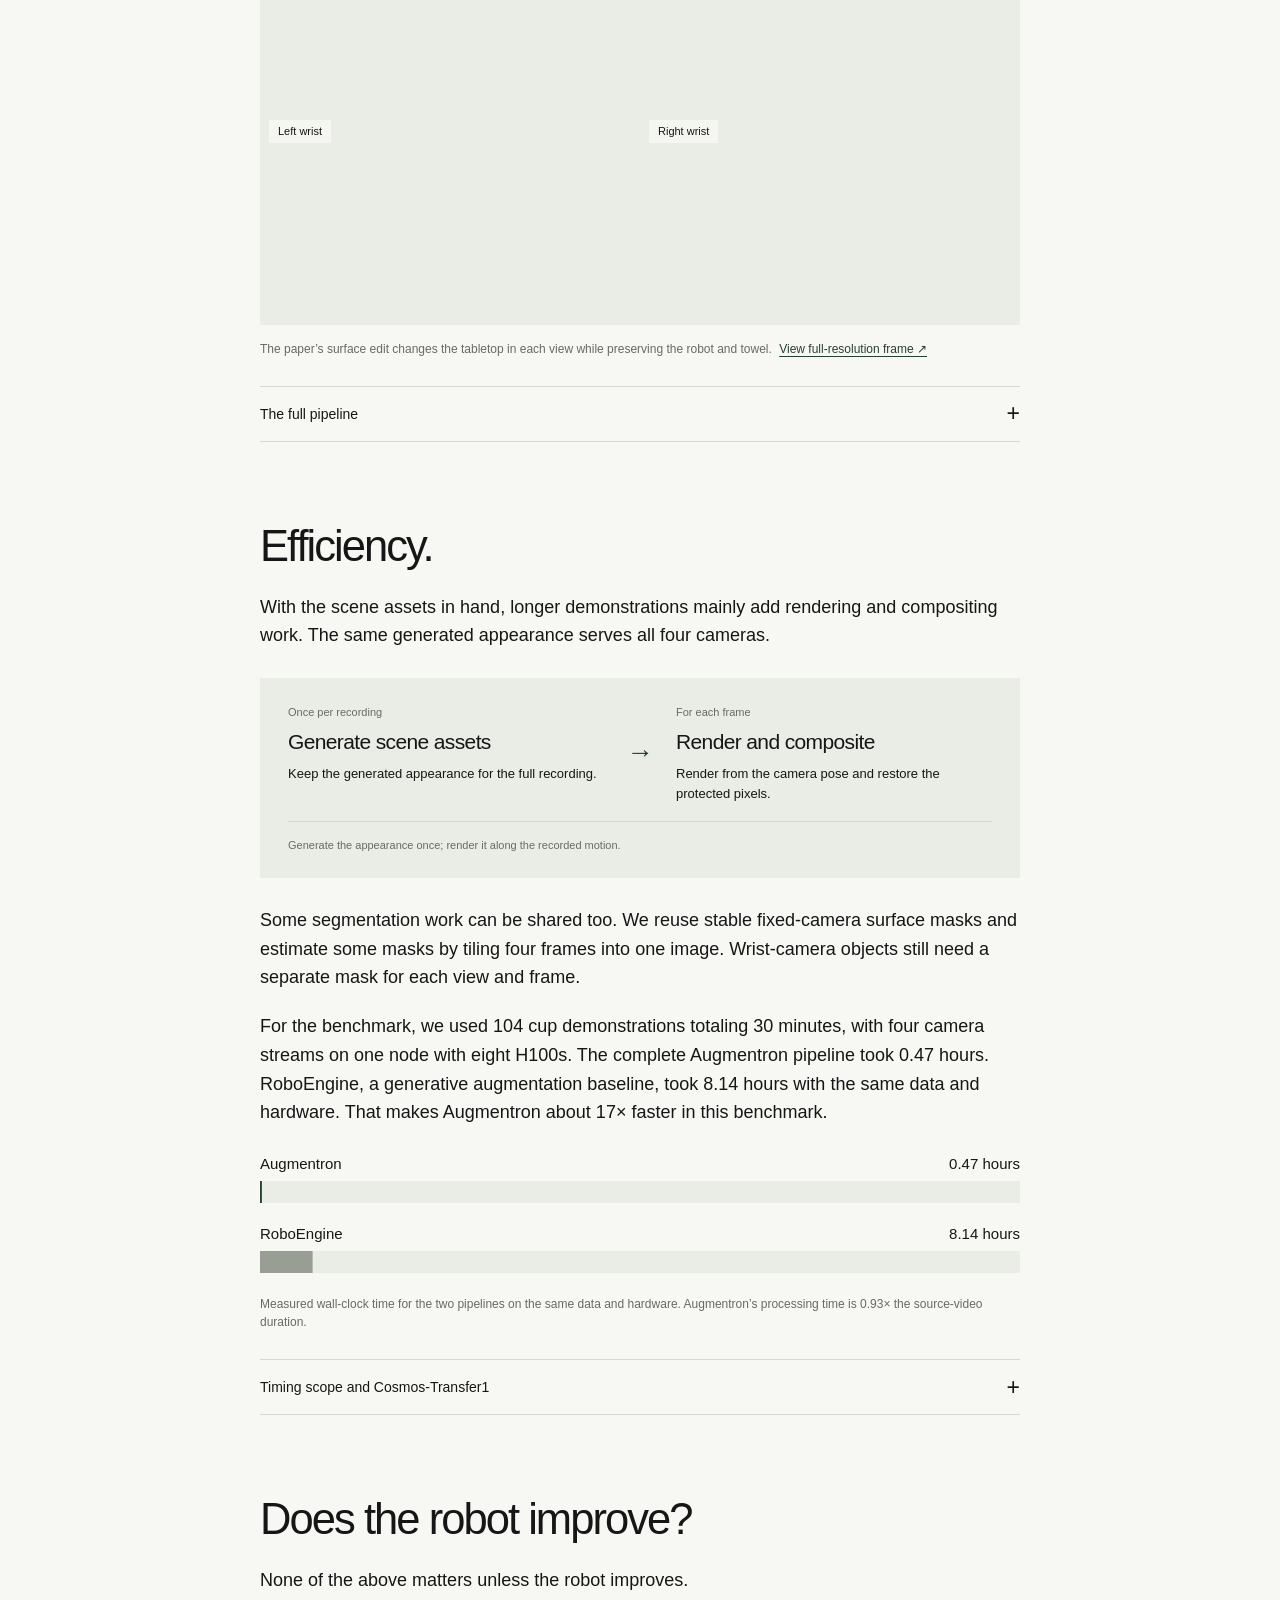
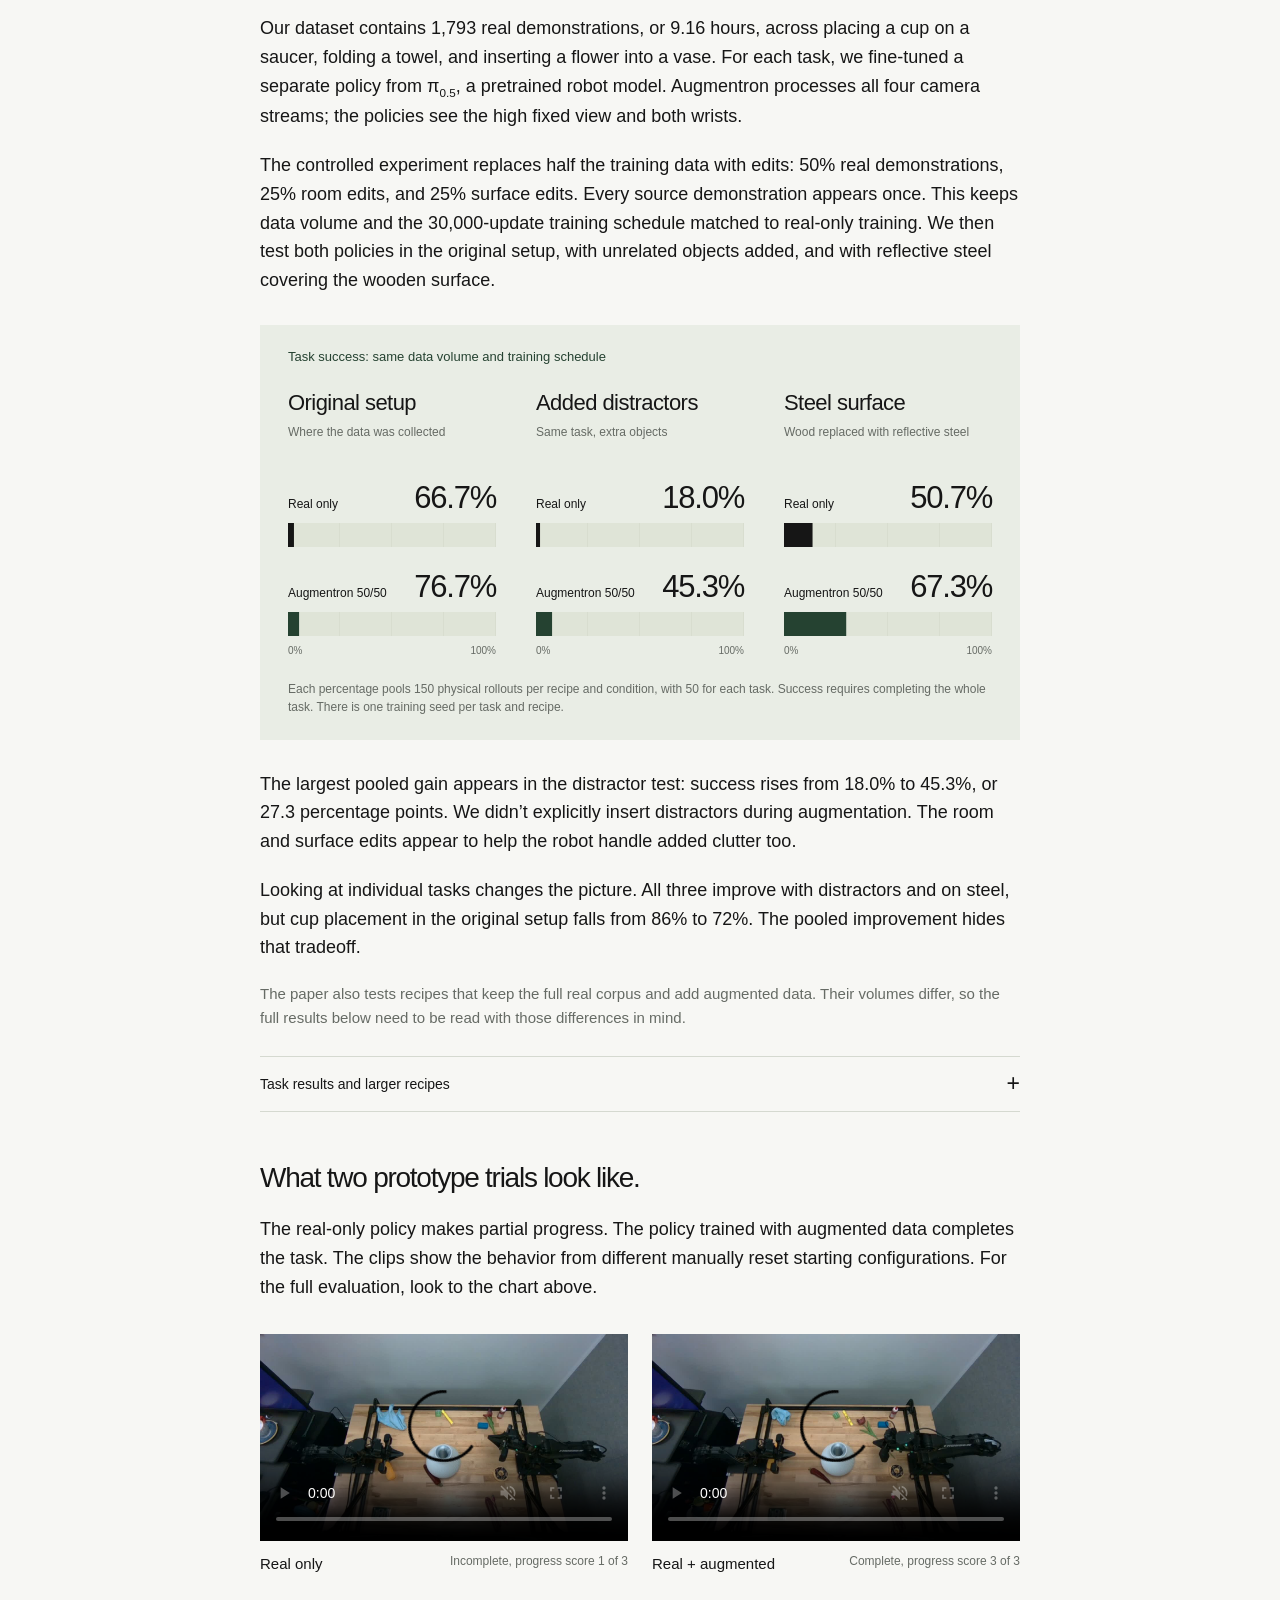
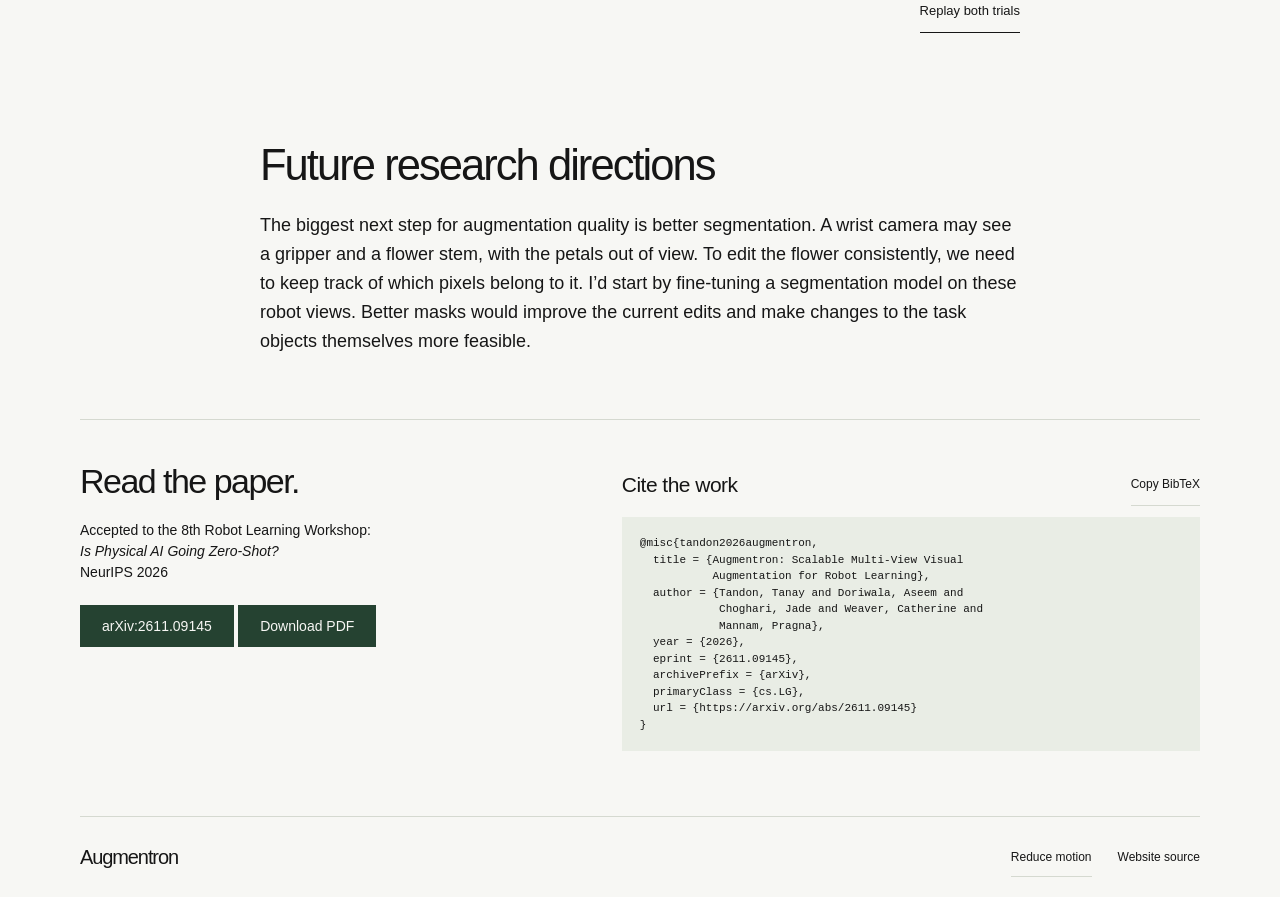
<file: contact-sheet.html>
<!doctype html><html lang="en"><head><meta charset="utf-8"><meta name="viewport" content="width=device-width, initial-scale=1"><meta http-equiv="refresh" content="0;url=./"><link rel="canonical" href="https://tanaytan.github.io/augmentron/"><title>Augmentron</title></head><body><a href="./">Open the Augmentron project page</a></body></html>
</file>
<file: styles.css>
:root{--paper:#f7f7f4;--ink:#161616;--green:#254231;--purple:#827093;--muted:#666b65;--line:#d5d9d0;--soft:#e9ede5;--ease:cubic-bezier(.2,.75,.2,1)}
*{box-sizing:border-box}html{scroll-behavior:smooth;scroll-padding-top:90px}body{margin:0;background:var(--paper);color:var(--ink);font-family:Arial,Helvetica,sans-serif;-webkit-font-smoothing:antialiased}a{color:inherit;text-decoration:none}button,input{font:inherit}button{cursor:pointer;color:inherit}img,video{display:block;max-width:100%}img{height:auto}p{margin:0 0 1.1em;line-height:1.6}h1,h2,h3,h4{font-weight:400;margin:0;letter-spacing:-.045em;line-height:1.12}h2{font-size:clamp(30px,3.4vw,44px);text-wrap:balance}h3{font-size:28px}sup{font-size:.65em;vertical-align:super;line-height:0}sub{font-size:.65em}figure{margin:32px 0}figcaption{font-size:13px;line-height:1.5;color:var(--muted);margin-top:15px;max-width:960px}strong{font-weight:500}[hidden]{display:none!important}.wrap{width:calc(100% - 96px);max-width:1120px;margin-inline:auto}.prose{max-width:760px;margin-inline:auto;font-size:18px}.prose h2,.prose h3{margin-bottom:22px}.prose p:last-child{margin-bottom:0}.article-section{padding-top:64px;padding-bottom:16px}.eyebrow{font-size:11px;letter-spacing:.045em;text-transform:uppercase}.text-link{border-bottom:1px solid var(--green);display:inline-block;font-size:14px;padding-bottom:4px}button,a,summary{touch-action:manipulation}button:focus-visible,a:focus-visible,summary:focus-visible,.table-scroll:focus-visible{outline:3px solid var(--purple);outline-offset:5px}.skip-link{position:fixed;top:8px;left:10px;padding:14px;background:white;z-index:100;transform:translateY(-150%)}.skip-link:focus{transform:none}
.site-header{position:sticky;top:0;z-index:30;display:flex;align-items:center;justify-content:space-between;padding:16px 48px;border-bottom:1px solid var(--line);background:#f7f7f4f5;backdrop-filter:blur(14px)}.wordmark{font-size:20px;letter-spacing:-.055em}.site-header nav{display:flex;gap:30px;font-size:13px}.site-header nav a{padding:5px 0}.site-header nav a:hover,.site-header nav a[aria-current]{border-bottom:1px solid var(--green)}.reading-progress{position:absolute;bottom:-1px;left:0;height:2px;background:var(--green);width:100%;transform:scaleX(0);transform-origin:left;pointer-events:none}
.hero{padding-top:21px;padding-bottom:14px}.hero .eyebrow{display:flex;justify-content:space-between;margin-bottom:13px}.hero .eyebrow span{text-transform:none;color:var(--green);letter-spacing:0}.hero h1{font-size:clamp(58px,8.6vw,112px);letter-spacing:-.065em;line-height:.92;margin-left:-.04em}.paper-title{font-size:19px;line-height:1.25;margin:13px 0 17px;letter-spacing:-.015em}.author-block{font-size:13px;border-bottom:1px solid var(--line);padding-bottom:14px}.author-block p{margin-bottom:8px}.affiliations{display:flex;gap:18px;flex-wrap:wrap;color:var(--muted);font-size:11px;margin:0!important}.opening{padding-top:26px;font-size:clamp(26px,2.85vw,36px)}.opening h2,.opening-question{font-size:inherit;line-height:1.2;letter-spacing:-.04em;color:var(--ink);text-wrap:normal;max-width:none}.opening-question{margin:12px 0 20px}.opening-description{font-size:18px;max-width:990px;line-height:1.55;margin-bottom:0}.headline-results{display:grid;grid-template-columns:1.15fr 1fr 1fr;gap:36px;padding:20px 0 22px;border-bottom:1px solid var(--line);margin-top:0}.headline-results p{margin:0;line-height:1.4}.headline-results strong{font-size:25px;letter-spacing:-.04em;display:block;margin-bottom:7px;color:var(--green)}.headline-results span{font-size:12px;display:block;max-width:270px;line-height:1.45}
.figure-heading{display:flex;align-items:center;justify-content:space-between;gap:20px;font-size:13px}.figure-heading button{background:transparent;border:1px solid currentColor;border-radius:4px;min-height:44px;padding:8px 13px;font-size:12px;white-space:nowrap}.mask-caption button,.rollout-actions button{background:none;border:0;border-bottom:1px solid currentColor;min-height:44px;padding:5px 0;font-size:13px}.expansion-figure{background:var(--green);color:var(--paper);padding:20px 28px 24px;margin:34px 0 0}.expansion-stage{aspect-ratio:16/9;position:relative;overflow:hidden;margin-top:17px;background:#16271d}.expansion-stage video{width:100%;height:100%;object-fit:contain}.expansion-figure figcaption{color:#f7f7f4ce;font-size:12px}
.animation-controls{display:flex;align-items:center;gap:16px;margin-top:10px}.animation-controls button{min-width:54px;min-height:44px;font-size:13px;border:0;padding:4px 0;background:transparent;color:inherit;text-align:left}.animation-controls input{flex:1;min-width:0;height:44px;margin:0;cursor:pointer;accent-color:var(--green)}.expansion-figure .animation-controls input{accent-color:#c6d7b7}.animation-time{font-size:12px;font-variant-numeric:tabular-nums;white-space:nowrap}.animation-controls button:focus-visible,.animation-controls input:focus-visible{outline:3px solid var(--purple);outline-offset:3px}
.mask-figure{max-width:760px;margin:30px auto 0}.mask-image{position:relative;background:var(--soft)}.mask-image>img{width:100%;aspect-ratio:16/9;object-fit:cover}.mask-overlay{position:absolute;inset:0;transition:opacity .3s}.mask-overlay.is-hidden{opacity:0}.mask-overlay>img{position:absolute;inset:0;width:100%;height:100%;object-fit:fill;pointer-events:none}.mask-caption{display:flex;align-items:center;justify-content:space-between;gap:20px;padding-top:10px;font-size:13px}.mask-legend{display:flex;gap:22px;flex-wrap:wrap}.mask-legend span{display:flex;align-items:center;gap:8px}.mask-legend i{width:10px;height:10px;display:inline-block}.robot-swatch{background:#68ad74}.object-swatch{background:#a798d8}.mask-figure figcaption{margin-top:8px}.method-bridge{padding-top:62px}
/* Hinged cube net. Front is -Z, along the schematic camera's optical axis.
   Every moving face rotates about a shared edge; Back is hinged to Right. */
.room-visual{max-width:760px;margin:28px auto;background:var(--soft);padding:15px 24px 22px}
.room-stage{--unfold:0;--room-scale:.8;--camera-alpha:clamp(0,calc(1 - 3*var(--unfold)),1);height:350px;perspective:900px;position:relative;display:grid;place-items:center;overflow:hidden}
.room-cube{position:relative;width:132px;height:132px;transform-style:preserve-3d;transform:rotateX(var(--look-y,0deg)) rotateY(var(--look-x,0deg)) rotateX(calc(-22deg*(1 - var(--unfold)))) rotateY(calc(-32deg*(1 - var(--unfold)))) scale(calc(1 + (var(--room-scale) - 1)*var(--unfold)));left:calc(-66px*var(--room-scale)*var(--unfold))}
.room-hinge{position:absolute;width:132px;height:132px;transform-style:preserve-3d}
.room-hinge.right{left:100%;top:0;transform-origin:0 50%;transform:translateZ(-66px) rotateY(calc(-90deg*(1 - var(--unfold))))}
.room-hinge.back{left:100%;top:0;transform-origin:0 50%;transform:rotateY(calc(-90deg*(1 - var(--unfold))))}
.room-hinge.left{right:100%;top:0;transform-origin:100% 50%;transform:translateZ(-66px) rotateY(calc(90deg*(1 - var(--unfold))))}
.room-hinge.top{left:0;bottom:100%;transform-origin:50% 100%;transform:translateZ(-66px) rotateX(calc(-90deg*(1 - var(--unfold))))}
.room-hinge.bottom{left:0;top:100%;transform-origin:50% 0;transform:translateZ(-66px) rotateX(calc(90deg*(1 - var(--unfold))))}
.room-face{position:absolute;inset:0;border:1px solid #25423180;background:#b8c8aa80;color:var(--green);font-size:16px;transform-style:preserve-3d}
.room-face.front{transform:translateZ(-66px)}
.room-face.top{background:#c8d5b780}.room-face.bottom{background:#a1b69780}
.face-label{position:absolute;inset:0;display:grid;place-items:center;backface-visibility:hidden;-webkit-backface-visibility:hidden}
.face-label.inside{transform:translateZ(.1px)}.face-label.outside{transform:rotateY(180deg) translateZ(.1px)}
/* Camera remains in room coordinates, looking toward -Z, rather than facing
   the reader. The frustum ends on Front; it fades as the faces unfold. */
.room-camera{position:absolute;top:66px;left:66px;width:0;height:0;transform-style:preserve-3d;pointer-events:none}
.room-camera i{position:absolute;display:block;opacity:var(--camera-alpha)}
.camera-body{width:20px;height:14px;left:-10px;top:-7px;background:#254231;border:1px solid #102c1c}
.camera-body.front{transform:translateZ(-8px)}.camera-body.back{transform:translateZ(8px)}
.camera-body.left,.camera-body.right{width:16px;left:-8px}
.camera-body.left{transform:translateX(-10px) rotateY(90deg)}.camera-body.right{transform:translateX(10px) rotateY(90deg)}
.camera-body.top,.camera-body.bottom{height:16px;top:-8px}
.camera-body.top{transform:translateY(-7px) rotateX(90deg)}.camera-body.bottom{transform:translateY(7px) rotateX(90deg)}
.camera-lens{left:-4px;top:-4px;width:8px;height:8px;background:#e5efd9;border:1px solid #102c1c;transform:translateZ(-12px)}
.camera-view{left:-30px;top:-22px;width:60px;height:44px;border:1px solid #4d6f4a;background:#77996a25;transform:translateZ(-65px)}
.camera-ray{left:0;top:0;height:0;border-top:1px dashed #4d6f4a;transform-origin:0 0}
.room-visual figcaption{font-size:12px;margin-top:0}

summary{cursor:pointer;list-style:none;display:flex;justify-content:space-between;align-items:center;min-height:54px;font-size:14px;gap:20px}summary::-webkit-details-marker{display:none}summary:after{content:'+';font-size:23px;font-weight:400}details[open]>summary:after{content:'−'}details{border-top:1px solid var(--line);border-bottom:1px solid var(--line);margin:28px auto 0;max-width:760px}details>p{font-size:14px;color:var(--muted);line-height:1.55}details>img{width:100%;margin:10px 0 20px}.runtime-figure{max-width:760px;margin:28px auto}.runtime-row{margin-bottom:22px}.runtime-row>div:first-child{display:flex;align-items:center;justify-content:space-between;font-size:15px;margin-bottom:9px}.runtime-row strong{font-weight:400}.runtime-row>div>span{font-variant-numeric:tabular-nums}.runtime-track{height:22px;background:var(--soft)}.runtime-track>span{height:100%;display:block;background:var(--green)}.runtime-row.baseline .runtime-track>span{background:#989e93}.runtime-figure figcaption{font-size:12px}
.success-figure{margin:30px 0;background:var(--soft);padding:24px 28px}.success-figure .figure-heading{font-size:13px;margin-bottom:27px;color:var(--green)}.success-groups{display:grid;grid-template-columns:repeat(3,minmax(0,1fr));gap:40px}.condition-group h4{font-size:22px;letter-spacing:-.025em}.condition-group>p{font-size:12px;color:var(--muted);line-height:1.4;min-height:34px;margin:8px 0 21px}.result-line{margin-top:22px}.result-line>div:first-child{display:flex;justify-content:space-between;align-items:baseline;gap:10px;font-size:12px;margin-bottom:7px}.result-line strong{font-size:31px;font-weight:400;letter-spacing:-.04em;font-variant-numeric:tabular-nums}.bar-track{height:24px;background:repeating-linear-gradient(to right,transparent,transparent calc(25% - 1px),#d8ddcf calc(25% - 1px),#d8ddcf 25%),#dfe4d7}.bar-track>span{display:block;height:100%;background:var(--ink)}.augmented .bar-track>span{background:var(--green)}.chart-axis{display:flex;justify-content:space-between;font-size:10px;color:var(--muted);margin-top:9px}.success-figure figcaption{font-size:12px;line-height:1.5;margin-top:24px}.detail-pointer{color:var(--muted);font-size:15px}.full-results{max-width:none;margin-top:26px}.comparison-notes{max-width:760px;margin:12px auto 25px;font-size:14px}.comparison-notes strong{font-weight:600}.table-scroll{overflow-x:auto;margin:20px 0}.table-hint{display:none;font-size:12px;color:var(--muted)}table{border-collapse:collapse;width:100%;font-size:12px;white-space:nowrap;text-align:left}caption{text-align:left;font-size:13px;margin-bottom:15px}th,td{padding:11px 12px;border-bottom:1px solid var(--line)}th{font-weight:500}td:nth-child(n+5),th:nth-child(n+5){text-align:right}tbody tr:nth-child(4n){background:var(--soft)}.full-results>.text-link{margin-bottom:22px}
.rollout-intro{padding-top:50px}.rollout-grid{display:grid;grid-template-columns:1fr 1fr;gap:24px}.rollout-grid video{width:100%;aspect-ratio:16/9;object-fit:cover;background:#d9dfd3}.rollout-grid p{display:flex;justify-content:space-between;gap:12px;font-size:12px;line-height:1.4;margin:12px 0 0}.rollout-grid strong{font-size:15px;font-weight:400}.rollout-grid p>span{text-align:right;color:var(--muted)}.rollout-actions{display:flex;align-items:center;justify-content:space-between;gap:20px;margin-top:15px;font-size:12px;color:var(--muted)}.rollout-actions button{color:var(--ink);flex-shrink:0}.rollout-figure figcaption{font-size:12px;margin-top:8px}.discussion{padding-top:60px;padding-bottom:64px}
.resources{border-top:1px solid var(--line);padding:42px 0;display:grid;grid-template-columns:1fr 1.2fr;gap:60px}.resource-paper h2{font-size:34px;margin-bottom:20px}.resource-paper p{font-size:14px;line-height:1.5}.paper-link{display:inline-block;padding:13px 22px;background:var(--green);color:var(--paper);font-size:14px;margin-top:6px}.citation-heading{display:flex;justify-content:space-between;gap:20px;align-items:center}.citation-heading h3{font-size:21px;letter-spacing:-.025em}.citation-heading button{min-height:44px;border:0;border-bottom:1px solid var(--line);background:none;font-size:12px;padding:5px 0}.citation-block pre{font-size:11px;line-height:1.5;white-space:pre-wrap;overflow-wrap:anywhere;background:var(--soft);padding:18px;margin-bottom:5px}.citation-block>p{font-size:12px;min-height:18px;margin:0}footer{display:flex;justify-content:space-between;align-items:center;border-top:1px solid var(--line);padding:20px 0;font-size:12px}footer>div{display:flex;align-items:center;gap:26px}footer button{border:0;border-bottom:1px solid var(--line);background:none;font-size:12px;min-height:40px;padding:5px 0}
html[data-motion="reduced"]{scroll-behavior:auto}html[data-motion="reduced"] *,html[data-motion="reduced"] *:before,html[data-motion="reduced"] *:after{transition-duration:.001ms!important;animation-duration:.001ms!important;animation-iteration-count:1!important}
@media(max-width:1000px){.wrap{width:calc(100% - 56px)}.site-header{padding-inline:28px}.headline-results{gap:25px}.success-groups{gap:25px}.result-line strong{font-size:28px}.result-line>div:first-child{font-size:11px}.success-figure{padding:22px}.condition-group h4{font-size:20px}.resources{gap:35px}}
@media(max-width:700px){html{scroll-padding-top:84px}.wrap{width:calc(100% - 36px)}.site-header{padding:11px 18px}.site-header nav{gap:18px;font-size:12px}.site-header nav a{min-height:38px;display:flex;align-items:center}.wordmark{font-size:19px}.hero{padding-top:23px}.hero .eyebrow{font-size:9px;gap:20px}.hero h1{font-size:16vw}.paper-title{font-size:16px;margin:14px 0 17px;max-width:360px}.author-block{font-size:12px;padding-bottom:18px}.affiliations{gap:9px 14px;font-size:10px}.opening{padding-top:22px}.opening{font-size:28px}.opening h2,.opening-question{font-size:inherit;line-height:1.22;letter-spacing:-.04em}.opening-question{margin:12px 0 18px}.opening-description{font-size:15px;line-height:1.55}.headline-results{grid-template-columns:1fr 1fr;gap:22px 18px;padding-top:23px}.headline-results strong{font-size:23px}.headline-results span{font-size:11px}.headline-results>p:last-child{grid-column:1/-1;display:flex;align-items:start;gap:18px}.headline-results>p:last-child strong{font-size:20px;white-space:nowrap;width:46%;flex-shrink:0}.headline-results>p:last-child span{max-width:220px}.article-section{padding-top:45px;padding-bottom:10px}.prose{font-size:16px}.prose h2,.prose h3{margin-bottom:19px}h2{font-size:32px}h3{font-size:26px}.expansion-figure{padding:12px 12px 15px;margin-top:26px}.figure-heading{font-size:11px;gap:14px}.figure-heading button,.mask-caption button,.rollout-actions button{font-size:11px;min-height:44px}.expansion-stage{margin-top:8px}.expansion-figure figcaption{font-size:11px;line-height:1.5}.mask-figure{margin-top:25px}.mask-caption{font-size:11px;gap:12px}.mask-legend{gap:10px 14px}.mask-legend i{width:8px;height:8px}.mask-legend span{gap:5px}.mask-figure figcaption{font-size:11px}.method-bridge{padding-top:45px}.room-visual{padding:12px 16px 18px;margin-block:26px}.room-stage{height:290px}.room-stage{--room-scale:.56}.room-face{font-size:20px}.room-visual figcaption{font-size:11px}.prose strong{font-weight:600}details{margin-top:24px}summary{font-size:13px;min-height:55px}details>p,.comparison-notes{font-size:13px}.runtime-row>div:first-child{font-size:14px}.runtime-figure figcaption{font-size:11px}.success-figure{padding:20px 18px}.success-figure .figure-heading{font-size:11px;line-height:1.4;margin-bottom:20px}.success-groups{grid-template-columns:1fr;gap:24px}.condition-group{padding-bottom:23px;border-bottom:1px solid #cbd2c2}.condition-group:last-child{border:0;padding-bottom:0}.condition-group h4{font-size:24px}.condition-group>p{min-height:0;font-size:12px;margin:5px 0 15px}.result-line{margin-top:14px}.result-line>div:first-child{font-size:13px}.result-line strong{font-size:30px}.bar-track{height:22px}.success-figure figcaption{font-size:11px;margin-top:23px}.detail-pointer{font-size:14px}.table-hint{display:block}th,td{padding:10px}table{font-size:11px}.rollout-intro{padding-top:38px}.rollout-grid{grid-template-columns:1fr;gap:24px}.rollout-grid p{font-size:11px}.rollout-grid strong{font-size:14px}.rollout-actions{font-size:11px;align-items:start;gap:14px}.rollout-actions>span{max-width:195px;padding-top:8px}.rollout-figure figcaption{font-size:11px;line-height:1.5}.discussion{padding-bottom:42px}.resources{display:block;padding:32px 0}.resource-paper h2{font-size:30px}.resource-paper p{font-size:13px}.citation-block{padding-top:35px}.citation-block pre{font-size:10px;padding:15px}.citation-heading h3{font-size:20px}footer{flex-wrap:wrap;gap:12px}footer>div{gap:20px;font-size:11px}footer .wordmark{font-size:18px}}
@media(max-width:360px){.opening{font-size:26px}.hero h1{font-size:16vw}.headline-results{gap:20px 12px}.headline-results strong{font-size:20px}.headline-results>p:last-child{gap:12px}.headline-results>p:last-child strong{font-size:18px}.room-stage{--room-scale:.47}.room-stage{height:255px}.mask-legend{gap:5px}.mask-caption{align-items:start}.mask-legend{flex-direction:column;padding-top:10px}.rollout-actions{flex-direction:column;gap:4px}.rollout-actions>span{max-width:none}footer>div{width:100%;justify-content:space-between}}
@media(prefers-reduced-motion:reduce){html{scroll-behavior:auto}*,*:before,*:after{transition-duration:.001ms!important;animation-duration:.001ms!important;animation-iteration-count:1!important}}
@media(max-width:700px){.animation-controls{gap:10px}.animation-controls button{font-size:12px;min-width:42px}.animation-time{font-size:10px}.figure-heading button{padding-inline:10px}}

.expansion-stage>img{width:100%;height:100%;object-fit:contain}

@media(min-width:701px){.expansion-figure{width:min(100%,max(620px,calc((100svh - 310px)*16/9 + 56px)));margin-inline:auto}}

/* Keep article figures aligned with the reading column. */
.expansion-figure,.room-visual,.success-figure,.rollout-figure,.pipeline-details,.full-results{width:100%;max-width:760px;margin-inline:auto}
.headline-results .takeaway-label{font-size:12px;font-weight:600;letter-spacing:.035em;margin-bottom:10px;color:var(--ink)}
.method-subtitle{padding-top:28px}.section-lead{font-size:25px;letter-spacing:-.035em;line-height:1.3}
/* Faithful adaptation of slide 10's wall-proof banner. */
.expansion-stage{container-type:inline-size}
.expansion-end-popup{position:absolute;bottom:2.55cqw;left:22.75%;z-index:5;display:grid;width:54.5%;min-height:6.8cqw;align-items:center;padding:.9cqw 2.1cqw;border:1px solid #ffffff33;border-radius:.62cqw;background:rgba(8,15,11,.7);box-shadow:0 .8cqw 2.4cqw #0006;color:#fff;grid-template-columns:minmax(0,1fr) 1px minmax(0,1fr);opacity:0;visibility:hidden;pointer-events:none;transform:translateY(1.35cqw);transition:opacity 540ms ease,transform 760ms cubic-bezier(.16,1,.3,1),visibility 540ms;-webkit-backdrop-filter:blur(14px) saturate(115%);backdrop-filter:blur(14px) saturate(115%)}
.expansion-end-popup.is-visible{opacity:1;visibility:visible;transform:translateY(0)}
.expansion-end-popup:before{position:absolute;top:-1px;left:50%;width:8.5cqw;height:2px;background:#c7efd3;content:"";opacity:.82;transform:translateX(-50%)}
.wall-proof-views{display:flex;min-width:0;align-items:center;justify-content:center;padding-right:2.15cqw}.wall-proof-views strong{font-size:2.05cqw;font-weight:400;letter-spacing:-.035em;line-height:1;white-space:nowrap}.wall-proof-views em{color:#c7efd3;font-style:normal}
.wall-proof-divider{width:1px;height:3.6cqw;background:#ffffff33}
.wall-proof-runtime{display:flex;min-width:0;align-items:center;justify-content:center;padding-left:2.15cqw;gap:.82cqw}.wall-proof-runtime strong{color:#c7efd3;font-size:3.85cqw;font-weight:400;letter-spacing:-.07em;line-height:.82}.wall-proof-runtime span{color:#ffffffaa;font-family:"SFMono-Regular",Consolas,"Liberation Mono",monospace;font-size:max(9px,.78cqw);font-weight:700;letter-spacing:.045em;line-height:1.22;white-space:normal;max-width:82px;text-transform:uppercase}
@media(max-width:700px){.expansion-end-popup{left:3%;width:94%;min-height:58px;padding:10px 12px;bottom:12px;border-radius:5px}.wall-proof-views{padding-right:8px}.wall-proof-views strong{font-size:12px}.wall-proof-divider{height:30px}.wall-proof-runtime{padding-left:10px;gap:8px}.wall-proof-runtime strong{font-size:27px}.wall-proof-runtime span{font-size:9px;letter-spacing:0;white-space:normal;max-width:60px}}

@media(max-width:700px){.headline-results>p:last-child{display:block}.headline-results>p:last-child strong{width:auto;font-size:23px}.headline-results>p:last-child span{max-width:270px}.headline-results .takeaway-label{font-size:11px;margin-bottom:7px}.method-subtitle{padding-top:20px}.section-lead{font-size:22px}}

.method-example{max-width:760px;margin:26px auto 0}.example-bridge{margin-top:28px}.camera-example{position:relative;background:var(--soft)}.camera-example img{width:100%;height:auto}.camera-label{position:absolute;background:rgba(247,247,244,.92);color:var(--ink);padding:5px 9px;font-size:11px;line-height:1.2}.high-fixed{left:9px;top:9px}.low-fixed{left:calc(50% + 9px);top:9px}.left-wrist{left:9px;top:calc(50% + 9px)}.right-wrist{left:calc(50% + 9px);top:calc(50% + 9px)}
.method-example figcaption{font-size:12px}.method-example figcaption a{display:inline-block;color:var(--green);text-decoration:underline;text-underline-offset:3px;margin-left:4px}
.reuse-summary{max-width:760px;margin:28px auto;display:grid;grid-template-columns:1fr 36px 1fr;gap:18px;background:var(--soft);padding:24px 28px}.reuse-summary>div>span{font-size:11px;color:var(--muted)}.reuse-summary strong{display:block;font-size:21px;letter-spacing:-.03em;margin:10px 0}.reuse-summary p{font-size:13px;margin:0;line-height:1.5}.reuse-arrow{align-self:center;text-align:center;font-size:27px;color:var(--green)}.reuse-summary figcaption{grid-column:1/-1;margin:0;font-size:11px;border-top:1px solid var(--line);padding-top:15px}
@media(max-width:700px){.camera-label{font-size:10px;padding:3px 5px}.high-fixed{left:5px;top:5px}.low-fixed{left:calc(50% + 5px);top:5px}.left-wrist{left:5px;top:calc(50% + 5px)}.right-wrist{left:calc(50% + 5px);top:calc(50% + 5px)}.method-example figcaption{font-size:11px}.reuse-summary{padding:18px;grid-template-columns:1fr 20px 1fr;gap:12px}.reuse-summary strong{font-size:18px}.reuse-summary p{font-size:12px}.reuse-summary>div>span{font-size:10px}.reuse-arrow{font-size:20px}}

@media(max-width:700px){.method-example figcaption a{display:flex;align-items:center;min-height:44px;margin-left:0}}

.expansion-stage:after{content:"";position:absolute;right:0;bottom:0;left:0;z-index:4;height:34%;background:linear-gradient(180deg,rgba(3,8,5,0),rgba(3,8,5,.62));opacity:0;pointer-events:none;transition:opacity 620ms ease}.expansion-stage:has(.expansion-end-popup.is-visible):after{opacity:1}

.room-visual .figure-heading{justify-content:flex-end}

.rollout-actions{justify-content:flex-end;align-items:flex-end}

.expansion-stage{margin-top:0}.expansion-figure .animation-controls #expansion-replay{flex-shrink:0;min-width:0;font-size:12px;white-space:nowrap}.expansion-figure .animation-controls input{width:0}.expansion-figure .animation-controls #expansion-play{min-width:38px}
@media(max-width:700px){.expansion-figure .animation-controls{gap:8px}.expansion-figure .animation-controls #expansion-replay{font-size:10px}.expansion-figure .animation-controls #expansion-play{min-width:28px;font-size:11px}.expansion-figure .animation-time{font-size:9px}}

/* Independent delight experiments; their behavior is configured in delight.js. */
.delight-chart .bar-track>span,.delight-chart .runtime-track>span{transform:scaleX(1);transform-origin:left center;transition:transform .8s var(--ease);transition-delay:var(--bar-delay,0ms)}
.delight-chart:not(.is-revealed) .bar-track>span,.delight-chart:not(.is-revealed) .runtime-track>span{transform:scaleX(0)}
html[data-motion="reduced"] .delight-chart .bar-track>span,html[data-motion="reduced"] .delight-chart .runtime-track>span{transform:scaleX(1);transition:none}

.author-block .author-link{text-decoration:underline;text-decoration-thickness:1px;text-underline-offset:3px;text-decoration-color:var(--green)}
.author-block .author-link:hover{color:var(--green)}
</file>
